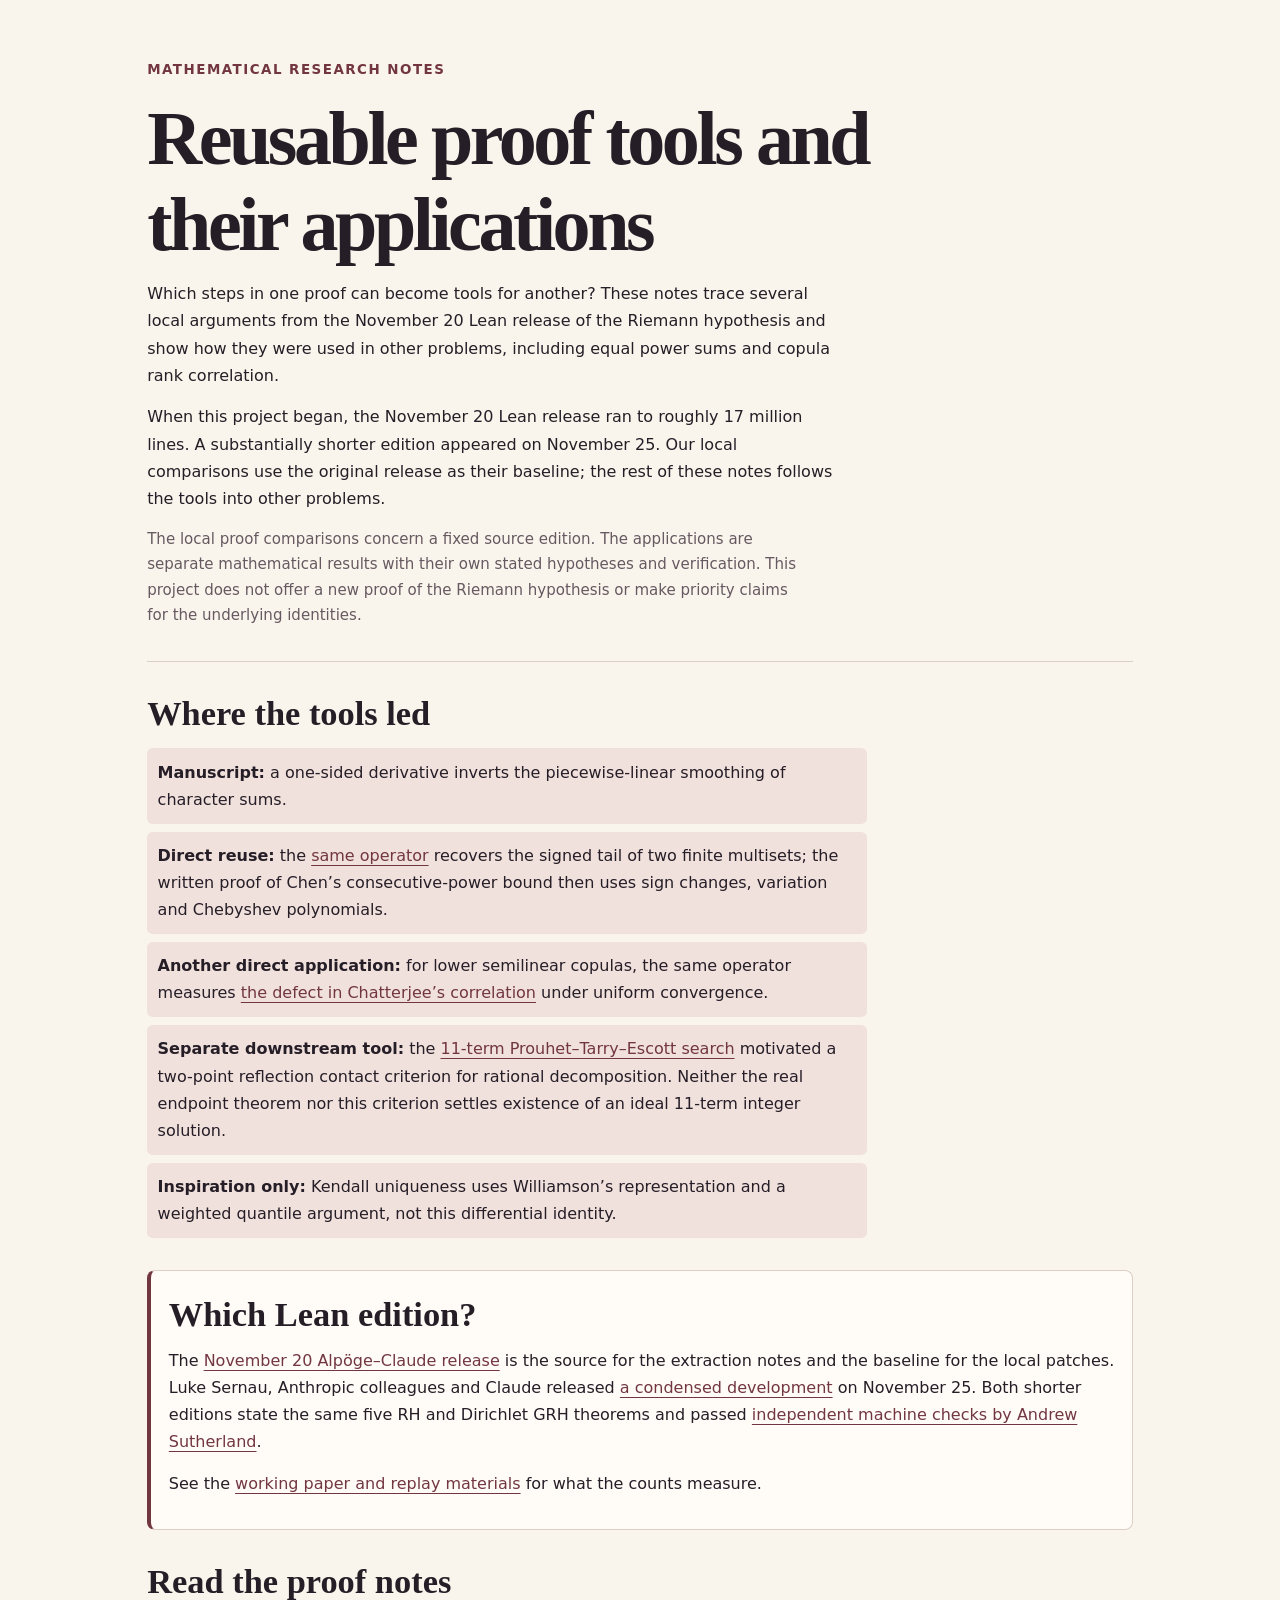
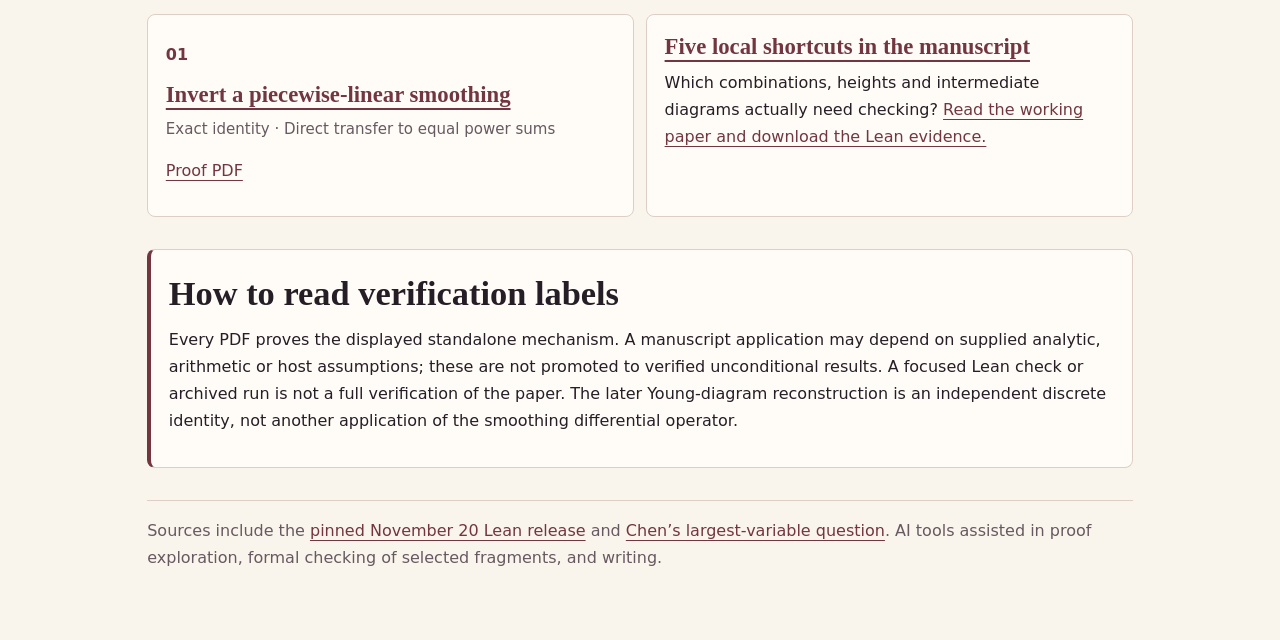
<file: index.html>
<!doctype html><html lang="en"><head><meta charset="utf-8"><meta name="viewport" content="width=device-width, initial-scale=1"><title>Reusable proof tools and their applications</title><link rel="stylesheet" href="style.css"></head><body><main class="wrap"><header><p class="eyebrow">Mathematical research notes</p><h1>Reusable proof tools and their applications</h1><p>Which steps in one proof can become tools for another? These notes trace several local arguments from the November 20 Lean release of the Riemann hypothesis and show how they were used in other problems, including equal power sums and copula rank correlation.</p><p>When this project began, the November 20 Lean release ran to roughly 17 million lines. A substantially shorter edition appeared on November 25. Our local comparisons use the original release as their baseline; the rest of these notes follows the tools into other problems.</p><p class="scope">The local proof comparisons concern a fixed source edition. The applications are separate mathematical results with their own stated hypotheses and verification. This project does not offer a new proof of the Riemann hypothesis or make priority claims for the underlying identities.</p></header>
<section aria-labelledby="transfer"><h2 id="transfer">Where the tools led</h2><ol class="flow"><li><strong>Manuscript:</strong> a one-sided derivative inverts the piecewise-linear smoothing of character sums.</li><li><strong>Direct reuse:</strong> the <a href="smoothed-sum-inversion/#chen">same operator</a> recovers the signed tail of two finite multisets; the written proof of Chen’s consecutive-power bound then uses sign changes, variation and Chebyshev polynomials.</li><li><strong>Another direct application:</strong> for lower semilinear copulas, the same operator measures <a href="chatterjee-connection/">the defect in Chatterjee’s correlation</a> under uniform convergence.</li><li><strong>Separate downstream tool:</strong> the <a href="eleven-term/">11-term Prouhet–Tarry–Escott search</a> motivated a two-point reflection contact criterion for rational decomposition. Neither the real endpoint theorem nor this criterion settles existence of an ideal 11-term integer solution.</li><li><strong>Inspiration only:</strong> Kendall uniqueness uses Williamson’s representation and a weighted quantile argument, not this differential identity.</li></ol></section>
<section class="panel" id="source-editions" aria-labelledby="source-editions-title"><h2 id="source-editions-title">Which Lean edition?</h2><p>The <a href="https://github.com/leanprover-community/riemann-hypothesis/tree/40e56bab026552e089d7afcfeff08d2defb9c005">November 20 Alpöge–Claude release</a> is the source for the extraction notes and the baseline for the local patches. Luke Sernau, Anthropic colleagues and Claude released <a href="https://github.com/lsernau/grh-lean/tree/72fead10">a condensed development</a> on November 25. Both shorter editions state the same five RH and Dirichlet GRH theorems and passed <a href="https://math.mit.edu/~drew/shortgrh/">independent machine checks by Andrew Sutherland</a>.</p><p>See the <a href="manuscript-shortcuts/#paper">working paper and replay materials</a> for what the counts measure.</p></section><section aria-labelledby="tools"><h2 id="tools">Read the proof notes</h2><div class="grid"><article class="card"><p class="number">01</p><h3><a href="smoothed-sum-inversion/">Invert a piecewise-linear smoothing</a></h3><p class="scope">Exact identity · Direct transfer to equal power sums</p><p><a href="files/smoothed-sum-inversion.pdf">Proof PDF</a></p></article><article class="card"><h3><a href="manuscript-shortcuts/">Five local shortcuts in the manuscript</a></h3><p>Which combinations, heights and intermediate diagrams actually need checking? <a href="manuscript-shortcuts/#paper">Read the working paper and download the Lean evidence.</a></p></article></div></section><section class="panel"><h2>How to read verification labels</h2><p>Every PDF proves the displayed standalone mechanism. A manuscript application may depend on supplied analytic, arithmetic or host assumptions; these are not promoted to verified unconditional results. A focused Lean check or archived run is not a full verification of the paper. The later Young-diagram reconstruction is an independent discrete identity, not another application of the smoothing differential operator.</p></section><footer>Sources include the <a href="https://github.com/leanprover-community/riemann-hypothesis/tree/40e56bab026552e089d7afcfeff08d2defb9c005">pinned November 20 Lean release</a> and <a href="https://arxiv.org/html/2506.11429v1#S5.SS2.SSS1">Chen’s largest-variable question</a>. AI tools assisted in proof exploration, formal checking of selected fragments, and writing.</footer></main></body></html>
</file>
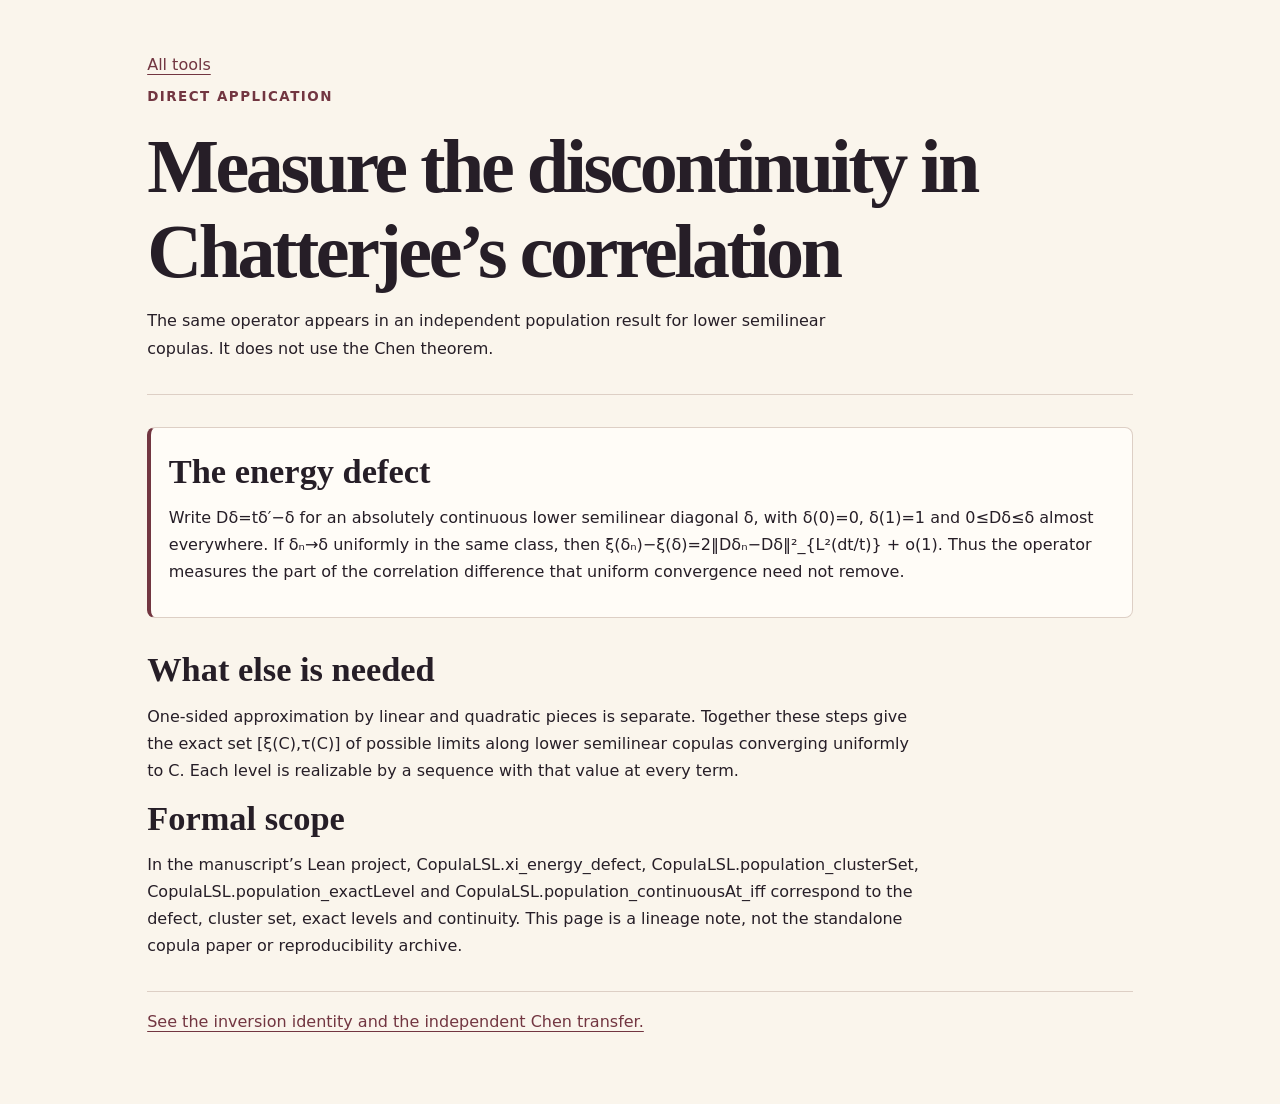
<file: chatterjee-connection/index.html>
<!doctype html><html lang="en"><head><meta charset="utf-8"><meta name="viewport" content="width=device-width, initial-scale=1"><title>Chatterjee correlation: a direct reuse</title><link rel="stylesheet" href="../style.css"></head><body><main class="wrap"><header><nav aria-label="Breadcrumb"><a href="../">All tools</a></nav><p class="eyebrow">Direct application</p><h1>Measure the discontinuity in Chatterjee’s correlation</h1><p>The same operator appears in an independent population result for lower semilinear copulas. It does not use the Chen theorem.</p></header><section class="panel"><h2>The energy defect</h2><p>Write Dδ=tδ′−δ for an absolutely continuous lower semilinear diagonal δ, with δ(0)=0, δ(1)=1 and 0≤Dδ≤δ almost everywhere. If δₙ→δ uniformly in the same class, then ξ(δₙ)−ξ(δ)=2‖Dδₙ−Dδ‖²_{L²(dt/t)} + o(1). Thus the operator measures the part of the correlation difference that uniform convergence need not remove.</p></section><section class="sectiontext"><h2>What else is needed</h2><p>One-sided approximation by linear and quadratic pieces is separate. Together these steps give the exact set [ξ(C),τ(C)] of possible limits along lower semilinear copulas converging uniformly to C. Each level is realizable by a sequence with that value at every term.</p><h2>Formal scope</h2><p>In the manuscript’s Lean project, CopulaLSL.xi_energy_defect, CopulaLSL.population_clusterSet, CopulaLSL.population_exactLevel and CopulaLSL.population_continuousAt_iff correspond to the defect, cluster set, exact levels and continuity. This page is a lineage note, not the standalone copula paper or reproducibility archive.</p></section><footer><a href="../smoothed-sum-inversion/">See the inversion identity and the independent Chen transfer.</a></footer></main></body></html>
</file>
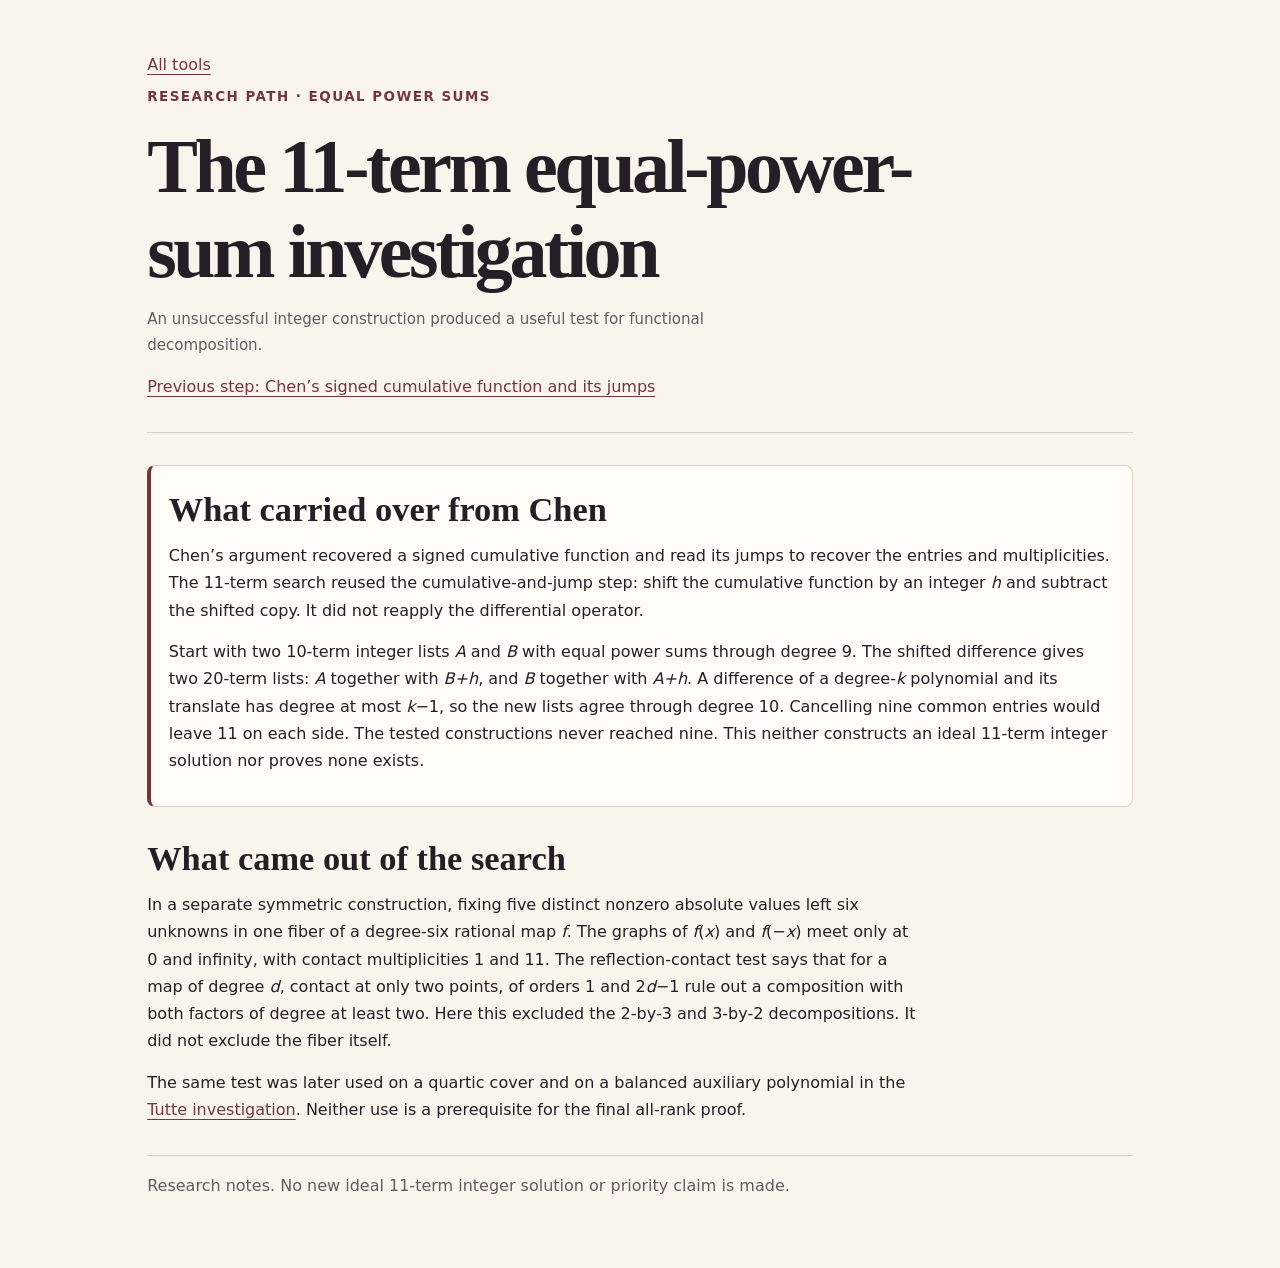
<file: eleven-term/index.html>
<!doctype html><html lang="en"><head><meta charset="utf-8"><meta name="viewport" content="width=device-width, initial-scale=1"><title>The 11-term equal-power-sum investigation</title><link rel="stylesheet" href="../style.css"></head><body><main class="wrap"><header><nav aria-label="Breadcrumb"><a href="../">All tools</a></nav><p class="eyebrow">Research path · Equal power sums</p><h1>The 11-term equal-power-sum investigation</h1><p class="scope">An unsuccessful integer construction produced a useful test for functional decomposition.</p><p><a href="../smoothed-sum-inversion/#chen">Previous step: Chen’s signed cumulative function and its jumps</a></p></header>
<section class="panel"><h2>What carried over from Chen</h2><p>Chen’s argument recovered a signed cumulative function and read its jumps to recover the entries and multiplicities. The 11-term search reused the cumulative-and-jump step: shift the cumulative function by an integer <i>h</i> and subtract the shifted copy. It did not reapply the differential operator.</p><p>Start with two 10-term integer lists <i>A</i> and <i>B</i> with equal power sums through degree 9. The shifted difference gives two 20-term lists: <i>A</i> together with <i>B+h</i>, and <i>B</i> together with <i>A+h</i>. A difference of a degree-<i>k</i> polynomial and its translate has degree at most <i>k</i>−1, so the new lists agree through degree 10. Cancelling nine common entries would leave 11 on each side. The tested constructions never reached nine. This neither constructs an ideal 11-term integer solution nor proves none exists.</p></section>
<section class="sectiontext"><h2>What came out of the search</h2><p>In a separate symmetric construction, fixing five distinct nonzero absolute values left six unknowns in one fiber of a degree-six rational map <i>f</i>. The graphs of <i>f</i>(<i>x</i>) and <i>f</i>(−<i>x</i>) meet only at 0 and infinity, with contact multiplicities 1 and 11. The reflection-contact test says that for a map of degree <i>d</i>, contact at only two points, of orders 1 and 2<i>d</i>−1 rule out a composition with both factors of degree at least two. Here this excluded the 2-by-3 and 3-by-2 decompositions. It did not exclude the fiber itself.</p><p>The same test was later used on a quartic cover and on a balanced auxiliary polynomial in the <a href="https://hys-ops.github.io/uniform-matroid-tutte-galois/#research-path">Tutte investigation</a>. Neither use is a prerequisite for the final all-rank proof.</p></section><footer>Research notes. No new ideal 11-term integer solution or priority claim is made.</footer></main></body></html>
</file>
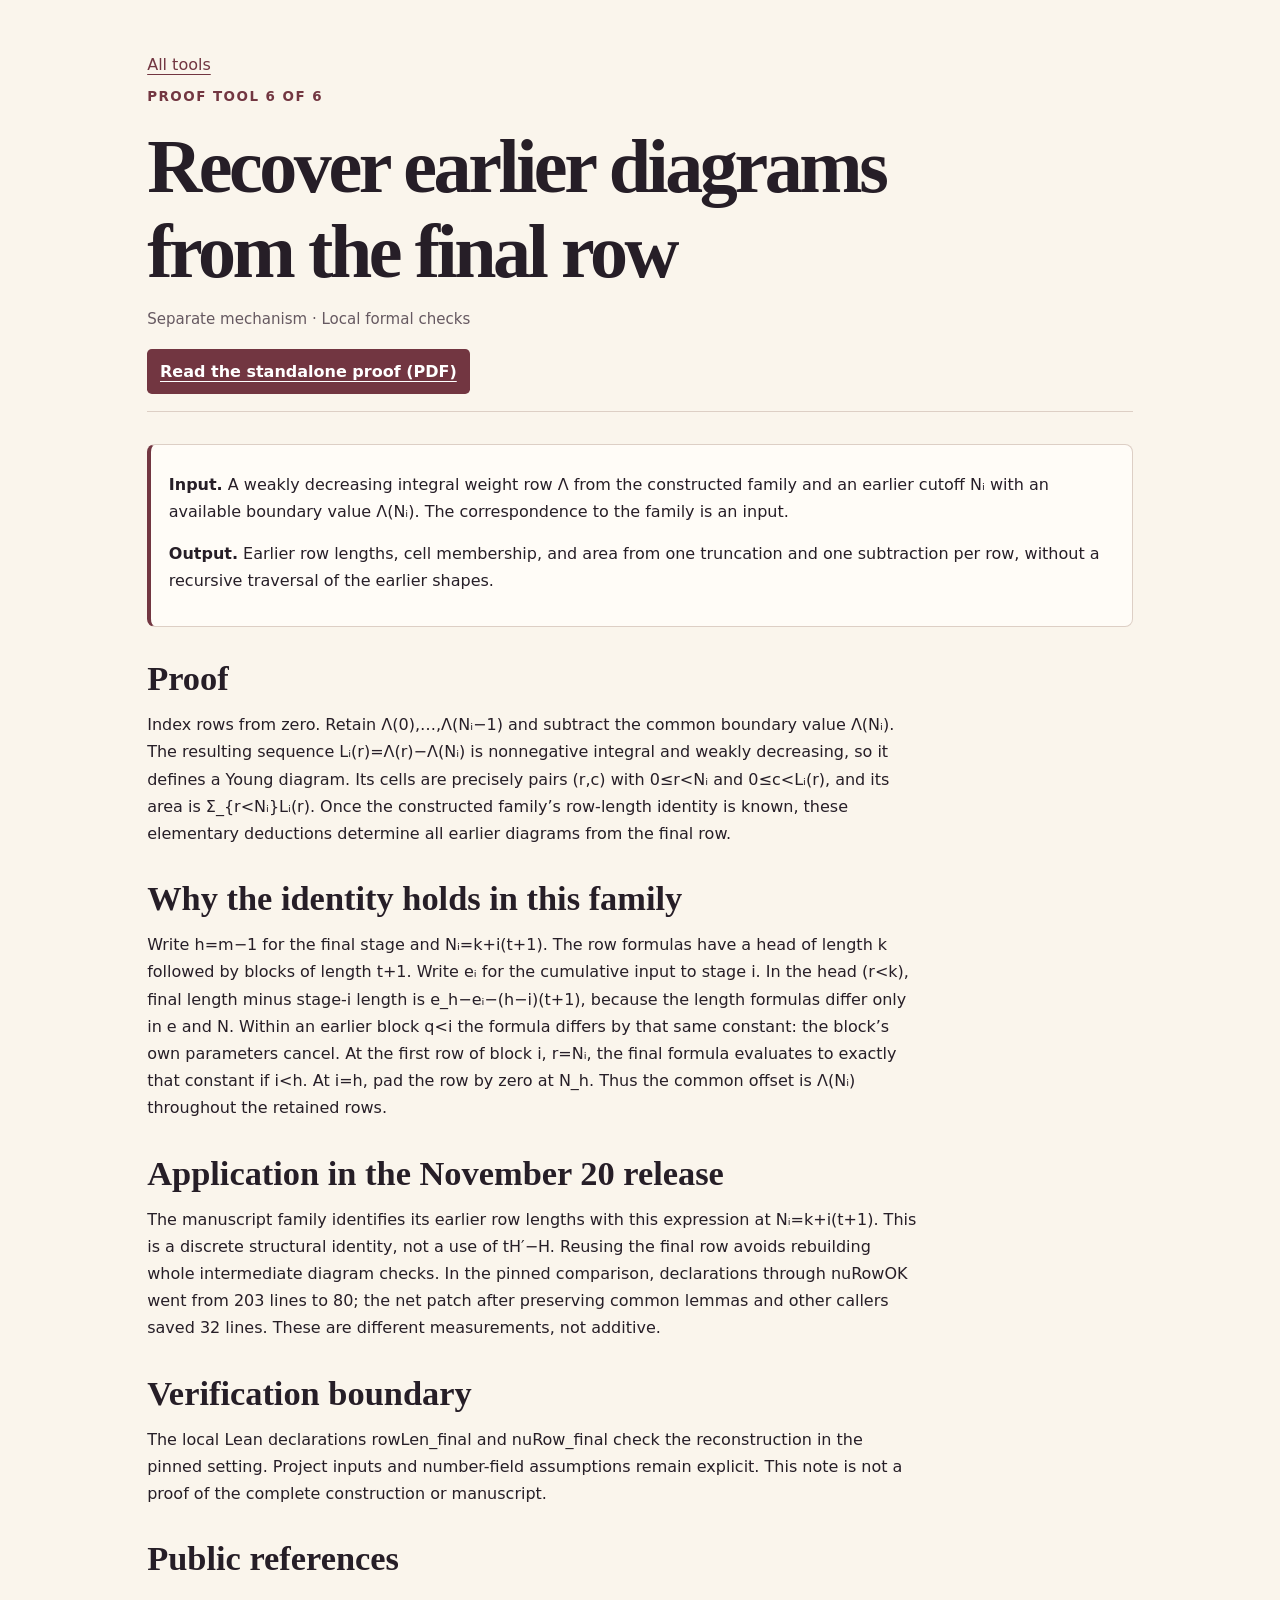
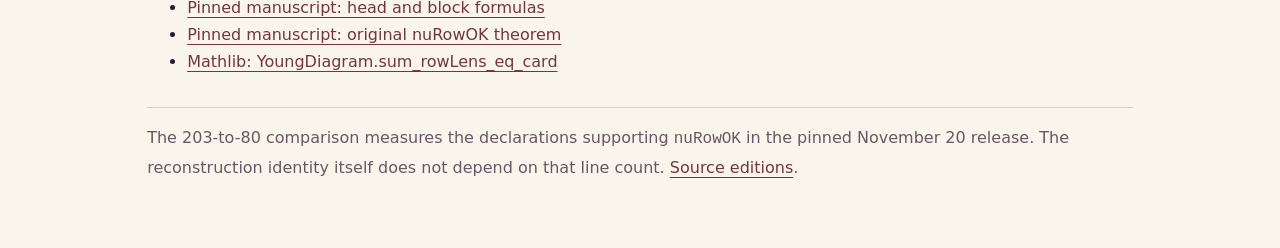
<file: final-row-reconstruction/index.html>
<!doctype html><html lang="en"><head><meta charset="utf-8"><meta name="viewport" content="width=device-width, initial-scale=1"><title>Recover earlier diagrams from the final row</title><link rel="stylesheet" href="../style.css"></head><body><main class="wrap"><header><nav aria-label="Breadcrumb"><a href="../">All tools</a></nav><p class="eyebrow">Proof tool 6 of 6</p><h1>Recover earlier diagrams from the final row</h1><p class="scope">Separate mechanism · Local formal checks</p><p class="cta"><a class="button" href="../files/final-row-reconstruction.pdf">Read the standalone proof (PDF)</a></p></header><section class="panel" aria-label="Input and output"><p><strong>Input.</strong> A weakly decreasing integral weight row Λ from the constructed family and an earlier cutoff Nᵢ with an available boundary value Λ(Nᵢ). The correspondence to the family is an input.</p><p><strong>Output.</strong> Earlier row lengths, cell membership, and area from one truncation and one subtraction per row, without a recursive traversal of the earlier shapes.</p></section><section class="sectiontext"><h2>Proof</h2><p>Index rows from zero. Retain Λ(0),…,Λ(Nᵢ−1) and subtract the common boundary value Λ(Nᵢ). The resulting sequence Lᵢ(r)=Λ(r)−Λ(Nᵢ) is nonnegative integral and weakly decreasing, so it defines a Young diagram. Its cells are precisely pairs (r,c) with 0≤r&lt;Nᵢ and 0≤c&lt;Lᵢ(r), and its area is Σ_{r&lt;Nᵢ}Lᵢ(r). Once the constructed family’s row-length identity is known, these elementary deductions determine all earlier diagrams from the final row.</p></section><section class="sectiontext"><h2>Why the identity holds in this family</h2><p>Write h=m−1 for the final stage and Nᵢ=k+i(t+1). The row formulas have a head of length k followed by blocks of length t+1. Write eᵢ for the cumulative input to stage i. In the head (r&lt;k), final length minus stage-i length is e_h−eᵢ−(h−i)(t+1), because the length formulas differ only in e and N. Within an earlier block q&lt;i the formula differs by that same constant: the block’s own parameters cancel. At the first row of block i, r=Nᵢ, the final formula evaluates to exactly that constant if i&lt;h. At i=h, pad the row by zero at N_h. Thus the common offset is Λ(Nᵢ) throughout the retained rows.</p></section><section class="sectiontext"><h2>Application in the November 20 release</h2><p>The manuscript family identifies its earlier row lengths with this expression at Nᵢ=k+i(t+1). This is a discrete structural identity, not a use of tH′−H. Reusing the final row avoids rebuilding whole intermediate diagram checks. In the pinned comparison, declarations through nuRowOK went from 203 lines to 80; the net patch after preserving common lemmas and other callers saved 32 lines. These are different measurements, not additive.</p></section><section class="sectiontext"><h2>Verification boundary</h2><p>The local Lean declarations rowLen_final and nuRow_final check the reconstruction in the pinned setting. Project inputs and number-field assumptions remain explicit. This note is not a proof of the complete construction or manuscript.</p></section><section class="source-list"><h2>Public references</h2><ul><li><a href="https://github.com/leanprover-community/riemann-hypothesis/blob/40e56bab026552e089d7afcfeff08d2defb9c005/src/Formalism/LocalRingCardinality/CoeNeZeroOfNotMem.lean#L11-L22">Pinned manuscript: head and block formulas</a></li><li><a href="https://github.com/leanprover-community/riemann-hypothesis/blob/40e56bab026552e089d7afcfeff08d2defb9c005/src/Formalism/LocalRingCardinality/CoeNeZeroOfNotMem.lean#L184-L205">Pinned manuscript: original nuRowOK theorem</a></li><li><a href="https://leanprover-community.github.io/mathlib4_docs/Mathlib/Combinatorics/Young/YoungDiagram.html#YoungDiagram.sum_rowLens_eq_card">Mathlib: YoungDiagram.sum_rowLens_eq_card</a></li></ul></section><footer>The 203-to-80 comparison measures the declarations supporting <code>nuRowOK</code> in the pinned November 20 release. The reconstruction identity itself does not depend on that line count. <a href="../#source-editions">Source editions</a>.</footer></main></body></html>
</file>
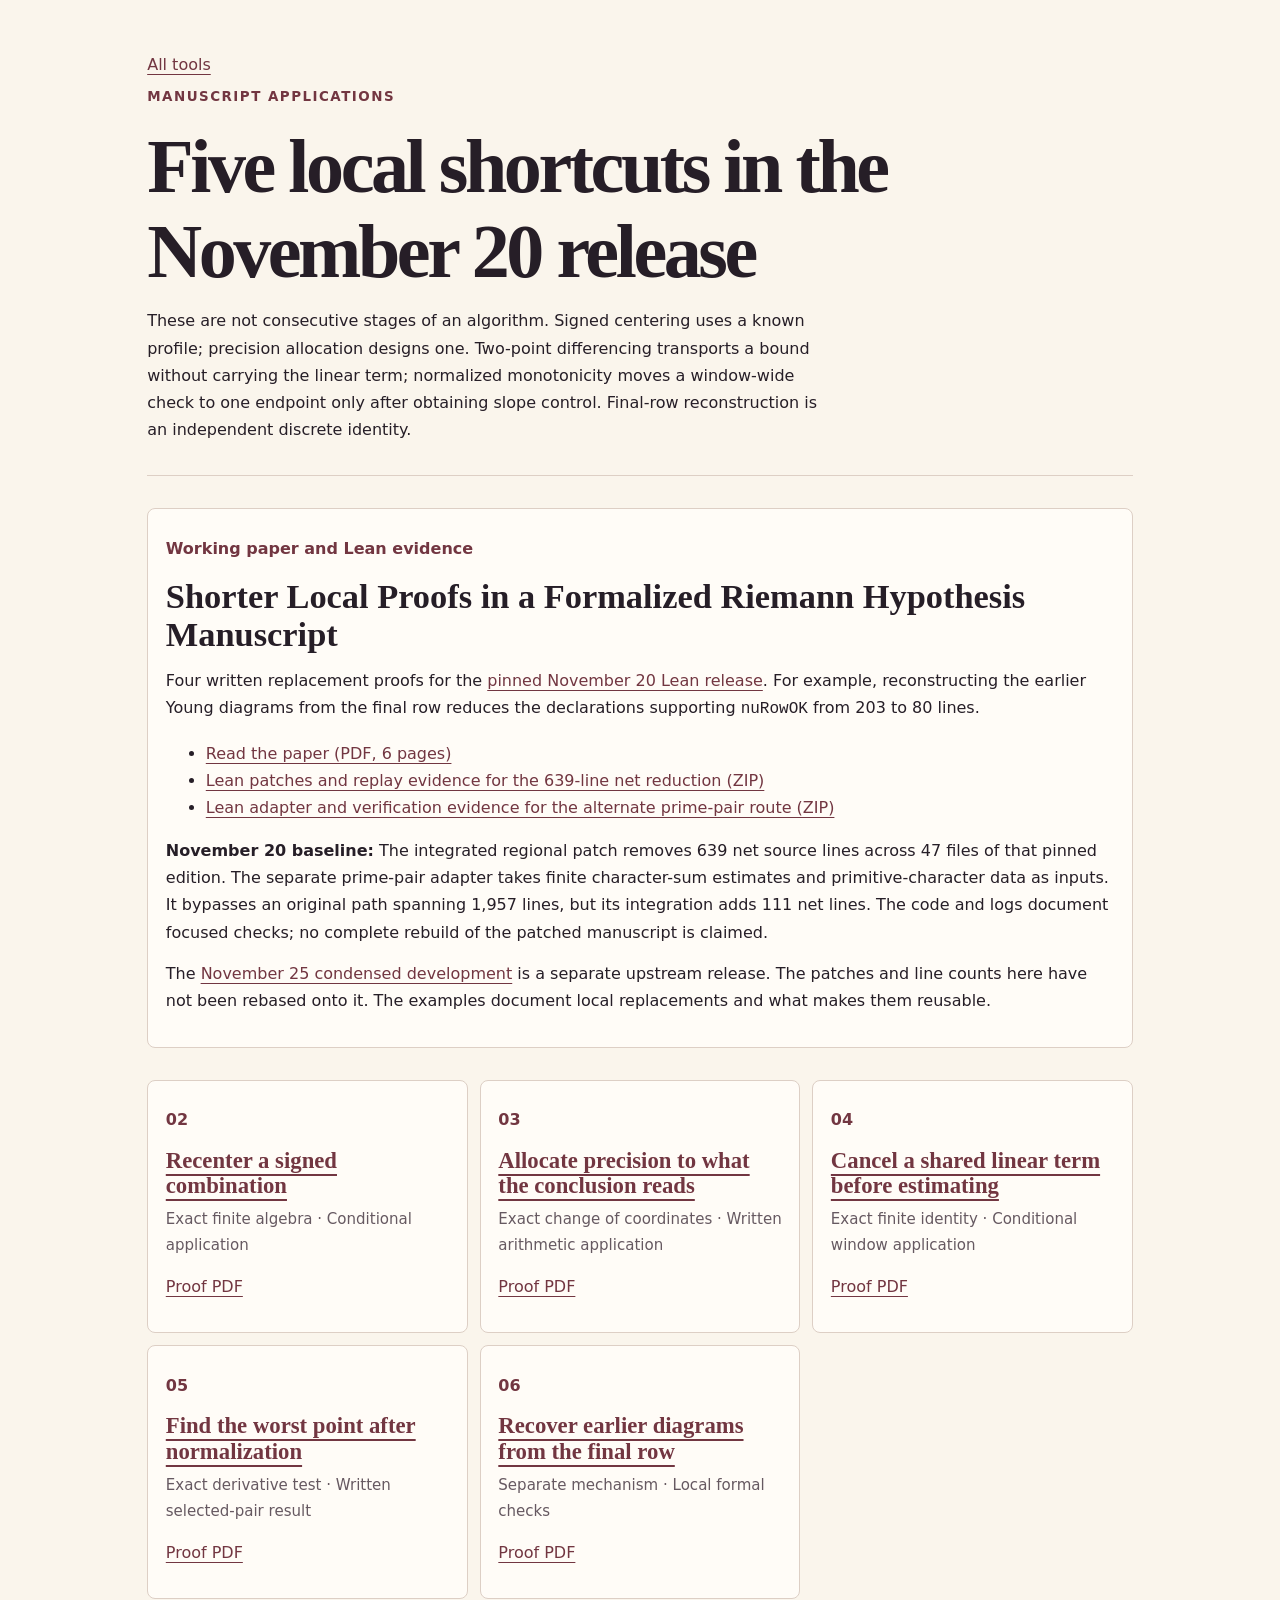
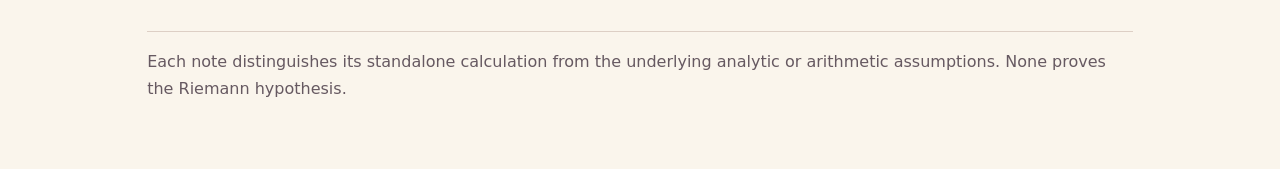
<file: manuscript-shortcuts/index.html>
<!doctype html><html lang="en"><head><meta charset="utf-8"><meta name="viewport" content="width=device-width, initial-scale=1"><title>Five local shortcuts in the November 20 Lean release</title><link rel="stylesheet" href="../style.css"></head><body><main class="wrap"><header><nav aria-label="Breadcrumb"><a href="../">All tools</a></nav><p class="eyebrow">Manuscript applications</p><h1>Five local shortcuts in the November 20 release</h1><p>These are not consecutive stages of an algorithm. Signed centering uses a known profile; precision allocation designs one. Two-point differencing transports a bound without carrying the linear term; normalized monotonicity moves a window-wide check to one endpoint only after obtaining slope control. Final-row reconstruction is an independent discrete identity.</p></header><section class="card" id="paper" aria-labelledby="paper-title"><p class="number">Working paper and Lean evidence</p><h2 id="paper-title">Shorter Local Proofs in a Formalized Riemann Hypothesis Manuscript</h2><p>Four written replacement proofs for the <a href="https://github.com/leanprover-community/riemann-hypothesis/tree/40e56bab026552e089d7afcfeff08d2defb9c005">pinned November 20 Lean release</a>. For example, reconstructing the earlier Young diagrams from the final row reduces the declarations supporting <code>nuRowOK</code> from 203 to 80 lines.</p><ul><li><a href="../files/riemann-shortening-paper.pdf">Read the paper (PDF, 6 pages)</a></li><li><a href="../files/riemann-regional-lean-reproducibility.zip">Lean patches and replay evidence for the 639-line net reduction (ZIP)</a></li><li><a href="../files/riemann-primitive-selector-lean-reproducibility.zip">Lean adapter and verification evidence for the alternate prime-pair route (ZIP)</a></li></ul><p><strong>November 20 baseline:</strong> The integrated regional patch removes 639 net source lines across 47 files of that pinned edition. The separate prime-pair adapter takes finite character-sum estimates and primitive-character data as inputs. It bypasses an original path spanning 1,957 lines, but its integration adds 111 net lines. The code and logs document focused checks; no complete rebuild of the patched manuscript is claimed.</p><p>The <a href="../#source-editions">November 25 condensed development</a> is a separate upstream release. The patches and line counts here have not been rebased onto it. The examples document local replacements and what makes them reusable.</p></section><section class="grid" aria-label="Five shortcut details"><article class="card"><p class="number">02</p><h3><a href="../signed-centering/">Recenter a signed combination</a></h3><p class="scope">Exact finite algebra · Conditional application</p><p><a href="../files/signed-centering.pdf">Proof PDF</a></p></article><article class="card"><p class="number">03</p><h3><a href="../precision-allocation/">Allocate precision to what the conclusion reads</a></h3><p class="scope">Exact change of coordinates · Written arithmetic application</p><p><a href="../files/precision-allocation.pdf">Proof PDF</a></p></article><article class="card"><p class="number">04</p><h3><a href="../two-point-difference/">Cancel a shared linear term before estimating</a></h3><p class="scope">Exact finite identity · Conditional window application</p><p><a href="../files/two-point-difference.pdf">Proof PDF</a></p></article><article class="card"><p class="number">05</p><h3><a href="../worst-point-monotonicity/">Find the worst point after normalization</a></h3><p class="scope">Exact derivative test · Written selected-pair result</p><p><a href="../files/worst-point-monotonicity.pdf">Proof PDF</a></p></article><article class="card"><p class="number">06</p><h3><a href="../final-row-reconstruction/">Recover earlier diagrams from the final row</a></h3><p class="scope">Separate mechanism · Local formal checks</p><p><a href="../files/final-row-reconstruction.pdf">Proof PDF</a></p></article></section><footer>Each note distinguishes its standalone calculation from the underlying analytic or arithmetic assumptions. None proves the Riemann hypothesis.</footer></main></body></html>
</file>
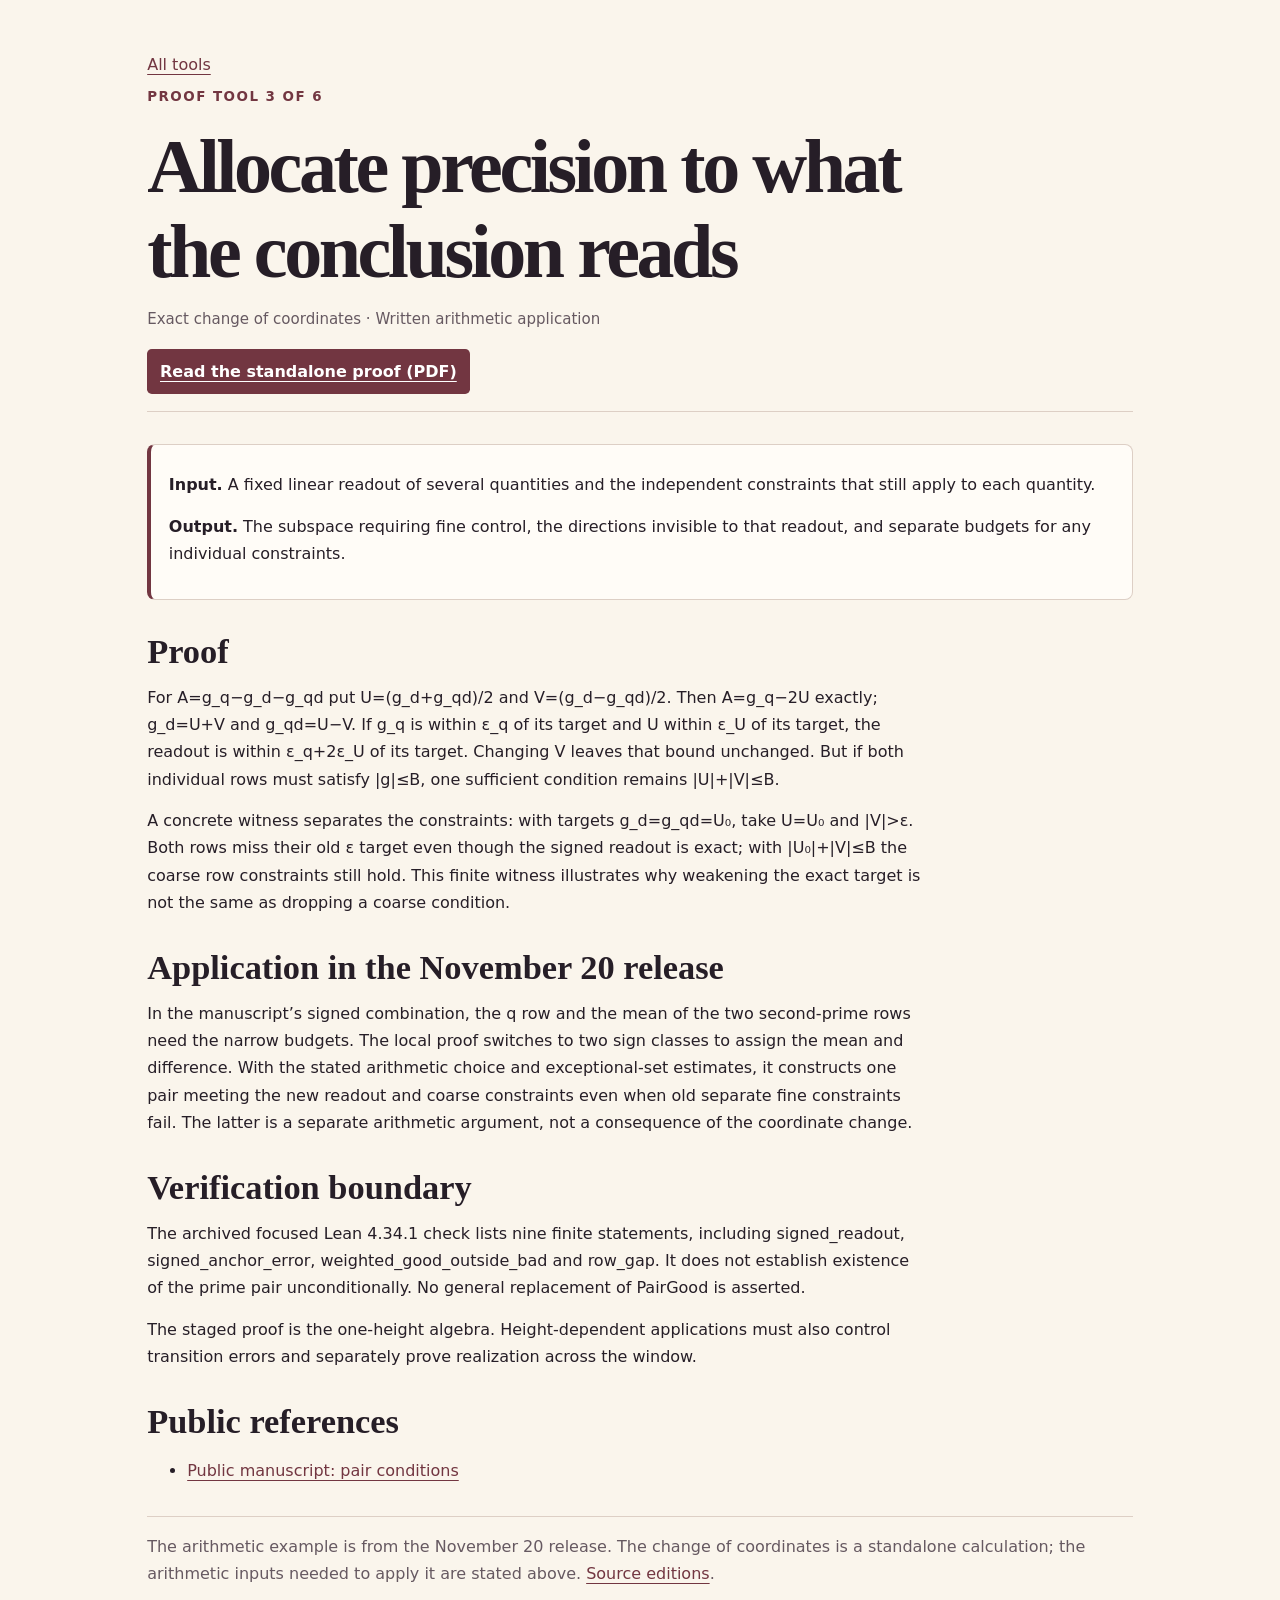
<file: precision-allocation/index.html>
<!doctype html><html lang="en"><head><meta charset="utf-8"><meta name="viewport" content="width=device-width, initial-scale=1"><title>Allocate precision to what the conclusion reads</title><link rel="stylesheet" href="../style.css"></head><body><main class="wrap"><header><nav aria-label="Breadcrumb"><a href="../">All tools</a></nav><p class="eyebrow">Proof tool 3 of 6</p><h1>Allocate precision to what the conclusion reads</h1><p class="scope">Exact change of coordinates · Written arithmetic application</p><p class="cta"><a class="button" href="../files/precision-allocation.pdf">Read the standalone proof (PDF)</a></p></header><section class="panel" aria-label="Input and output"><p><strong>Input.</strong> A fixed linear readout of several quantities and the independent constraints that still apply to each quantity.</p><p><strong>Output.</strong> The subspace requiring fine control, the directions invisible to that readout, and separate budgets for any individual constraints.</p></section><section class="sectiontext"><h2>Proof</h2><p>For A=g_q−g_d−g_qd put U=(g_d+g_qd)/2 and V=(g_d−g_qd)/2. Then A=g_q−2U exactly; g_d=U+V and g_qd=U−V. If g_q is within ε_q of its target and U within ε_U of its target, the readout is within ε_q+2ε_U of its target. Changing V leaves that bound unchanged. But if both individual rows must satisfy |g|≤B, one sufficient condition remains |U|+|V|≤B.</p><p>A concrete witness separates the constraints: with targets g_d=g_qd=U₀, take U=U₀ and |V|&gt;ε. Both rows miss their old ε target even though the signed readout is exact; with |U₀|+|V|≤B the coarse row constraints still hold. This finite witness illustrates why weakening the exact target is not the same as dropping a coarse condition.</p></section><section class="sectiontext"><h2>Application in the November 20 release</h2><p>In the manuscript’s signed combination, the q row and the mean of the two second-prime rows need the narrow budgets. The local proof switches to two sign classes to assign the mean and difference. With the stated arithmetic choice and exceptional-set estimates, it constructs one pair meeting the new readout and coarse constraints even when old separate fine constraints fail. The latter is a separate arithmetic argument, not a consequence of the coordinate change.</p></section><section class="sectiontext"><h2>Verification boundary</h2><p>The archived focused Lean 4.34.1 check lists nine finite statements, including signed_readout, signed_anchor_error, weighted_good_outside_bad and row_gap. It does not establish existence of the prime pair unconditionally. No general replacement of PairGood is asserted.</p><p>The staged proof is the one-height algebra. Height-dependent applications must also control transition errors and separately prove realization across the window.</p></section><section class="source-list"><h2>Public references</h2><ul><li><a href="https://github.com/leanprover-community/riemann-hypothesis/blob/40e56bab026552e089d7afcfeff08d2defb9c005/src/Development/AutomorphicArithmetic/CharacterBoxes/PairGood.lean#L18">Public manuscript: pair conditions</a></li></ul></section><footer>The arithmetic example is from the November 20 release. The change of coordinates is a standalone calculation; the arithmetic inputs needed to apply it are stated above. <a href="../#source-editions">Source editions</a>.</footer></main></body></html>
</file>
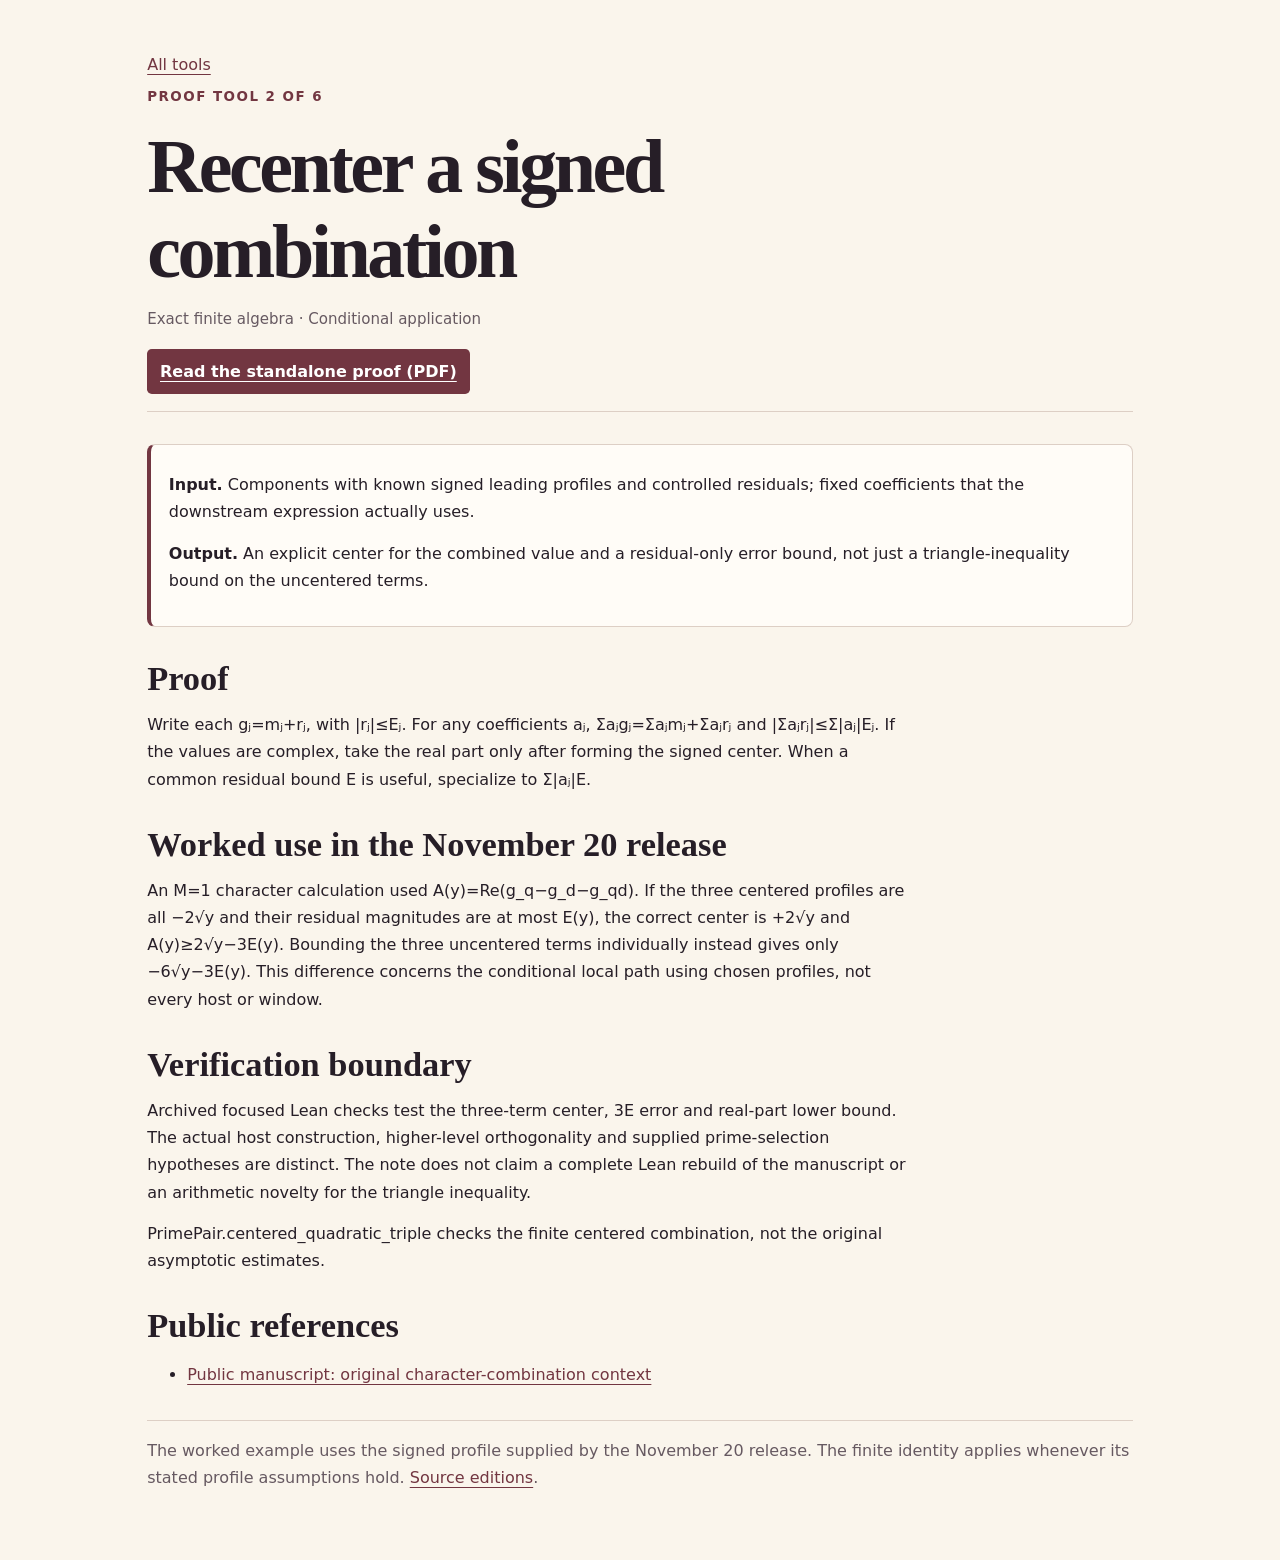
<file: signed-centering/index.html>
<!doctype html><html lang="en"><head><meta charset="utf-8"><meta name="viewport" content="width=device-width, initial-scale=1"><title>Recenter a signed combination</title><link rel="stylesheet" href="../style.css"></head><body><main class="wrap"><header><nav aria-label="Breadcrumb"><a href="../">All tools</a></nav><p class="eyebrow">Proof tool 2 of 6</p><h1>Recenter a signed combination</h1><p class="scope">Exact finite algebra · Conditional application</p><p class="cta"><a class="button" href="../files/signed-centering.pdf">Read the standalone proof (PDF)</a></p></header><section class="panel" aria-label="Input and output"><p><strong>Input.</strong> Components with known signed leading profiles and controlled residuals; fixed coefficients that the downstream expression actually uses.</p><p><strong>Output.</strong> An explicit center for the combined value and a residual-only error bound, not just a triangle-inequality bound on the uncentered terms.</p></section><section class="sectiontext"><h2>Proof</h2><p>Write each gⱼ=mⱼ+rⱼ, with |rⱼ|≤Eⱼ. For any coefficients aⱼ, Σaⱼgⱼ=Σaⱼmⱼ+Σaⱼrⱼ and |Σaⱼrⱼ|≤Σ|aⱼ|Eⱼ. If the values are complex, take the real part only after forming the signed center. When a common residual bound E is useful, specialize to Σ|aⱼ|E.</p></section><section class="sectiontext"><h2>Worked use in the November 20 release</h2><p>An M=1 character calculation used A(y)=Re(g_q−g_d−g_qd). If the three centered profiles are all −2√y and their residual magnitudes are at most E(y), the correct center is +2√y and A(y)≥2√y−3E(y). Bounding the three uncentered terms individually instead gives only −6√y−3E(y). This difference concerns the conditional local path using chosen profiles, not every host or window.</p></section><section class="sectiontext"><h2>Verification boundary</h2><p>Archived focused Lean checks test the three-term center, 3E error and real-part lower bound. The actual host construction, higher-level orthogonality and supplied prime-selection hypotheses are distinct. The note does not claim a complete Lean rebuild of the manuscript or an arithmetic novelty for the triangle inequality.</p><p>PrimePair.centered_quadratic_triple checks the finite centered combination, not the original asymptotic estimates.</p></section><section class="source-list"><h2>Public references</h2><ul><li><a href="https://github.com/leanprover-community/riemann-hypothesis/blob/40e56bab026552e089d7afcfeff08d2defb9c005/src/Development/AutomorphicArithmetic/DedekindLFunctions/LandauTheorems/ChCore.lean">Public manuscript: original character-combination context</a></li></ul></section><footer>The worked example uses the signed profile supplied by the November 20 release. The finite identity applies whenever its stated profile assumptions hold. <a href="../#source-editions">Source editions</a>.</footer></main></body></html>
</file>
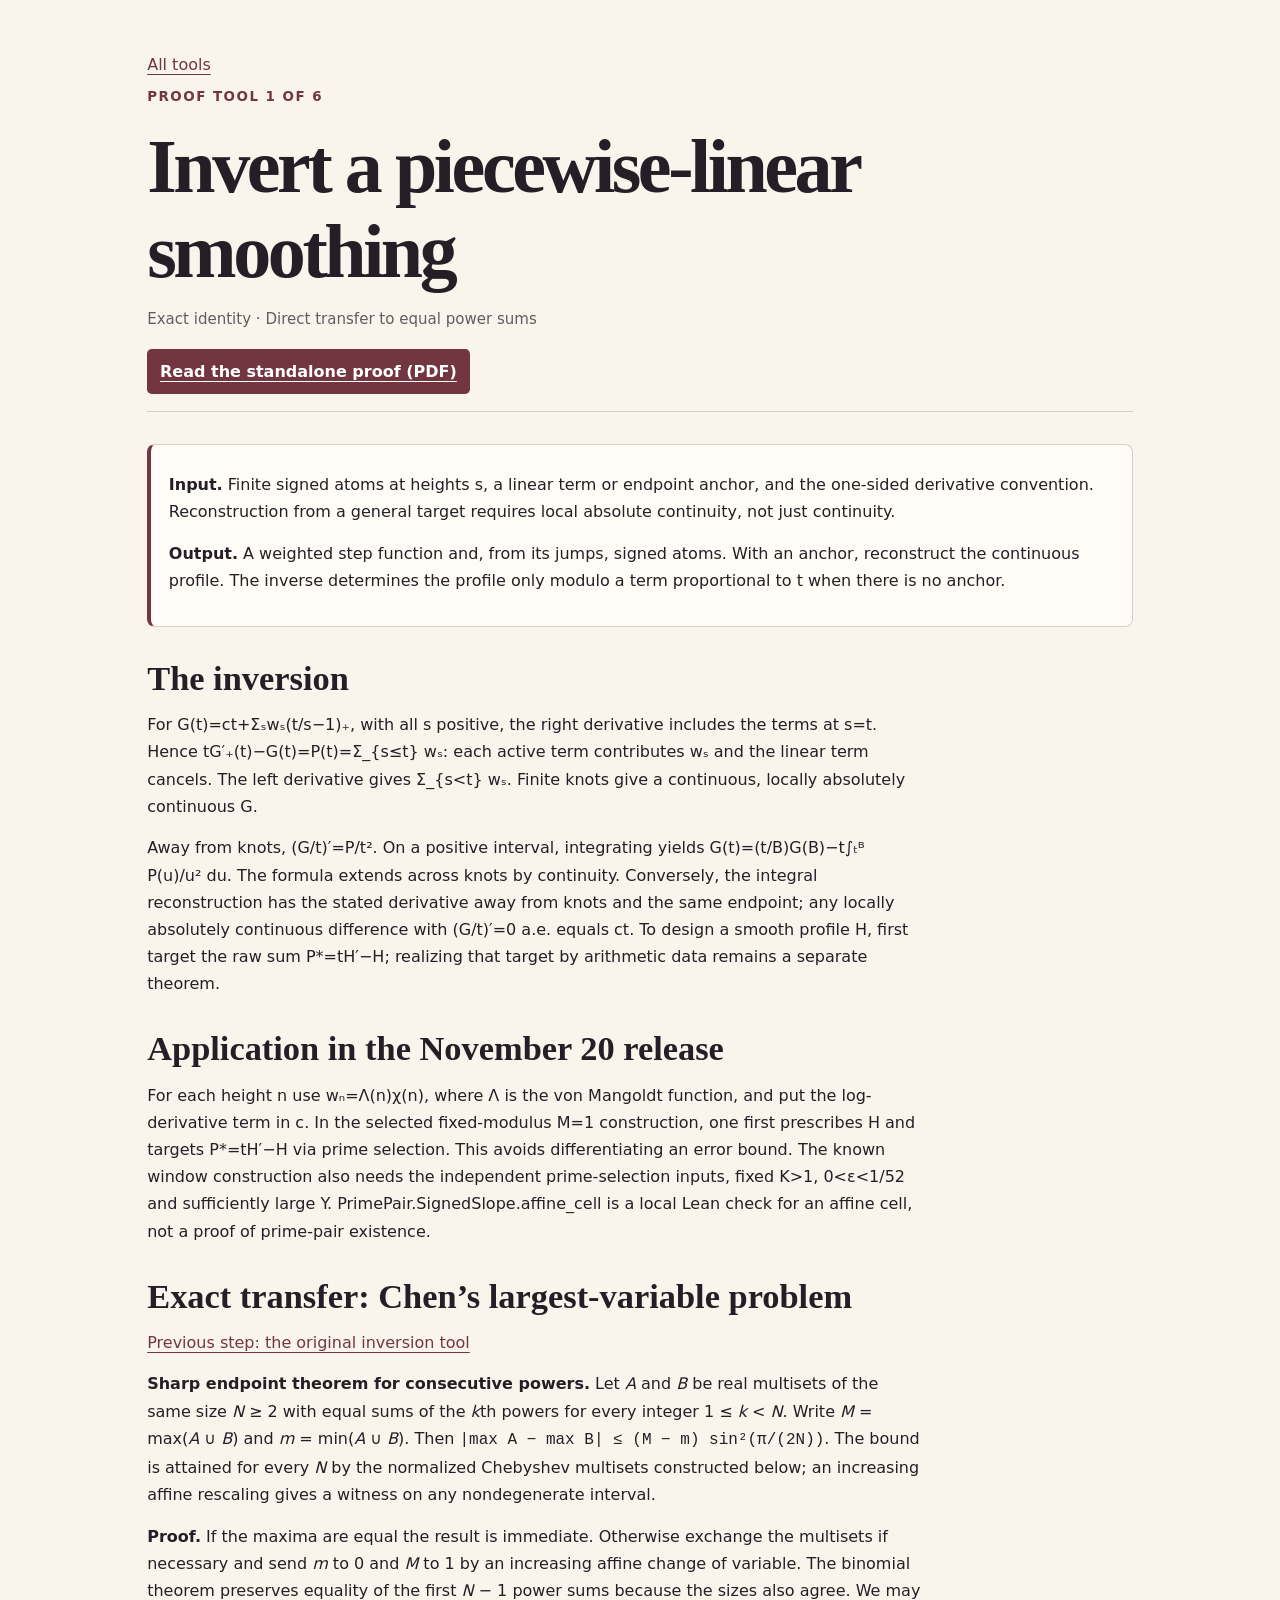
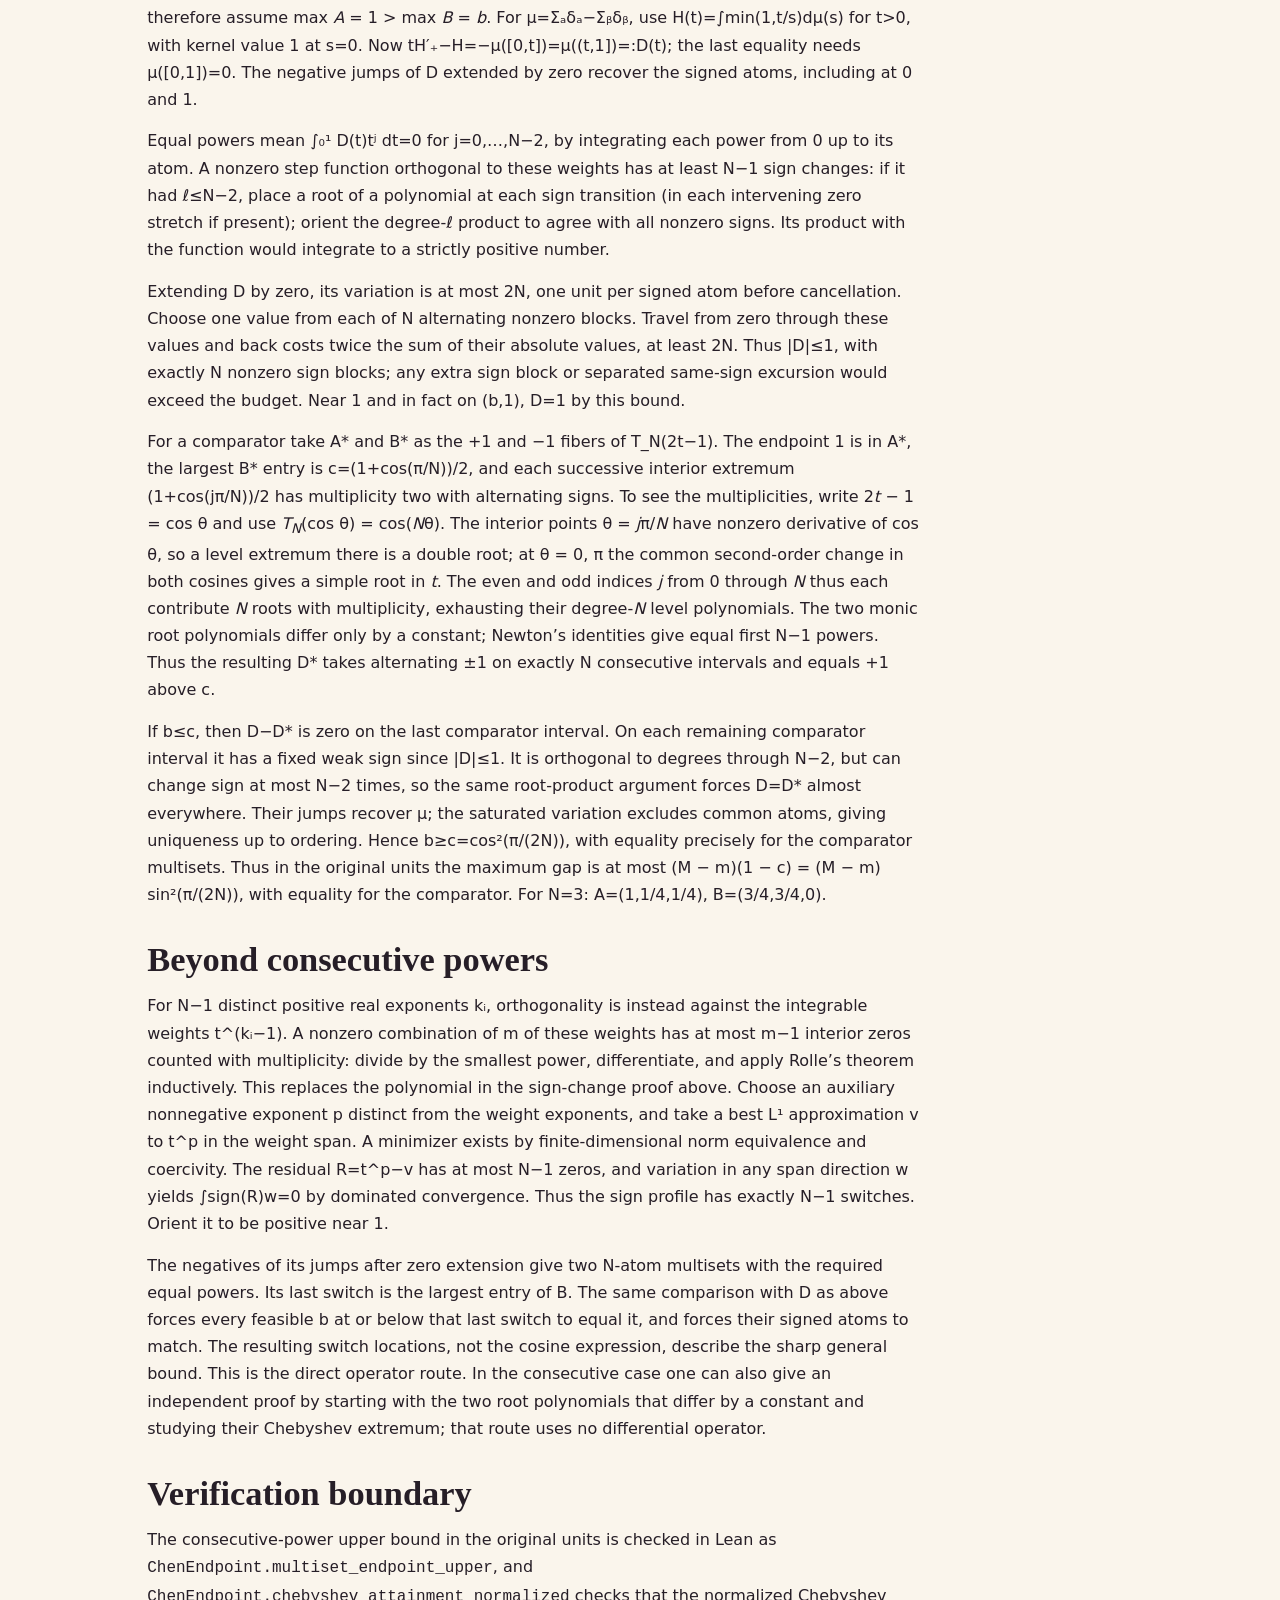
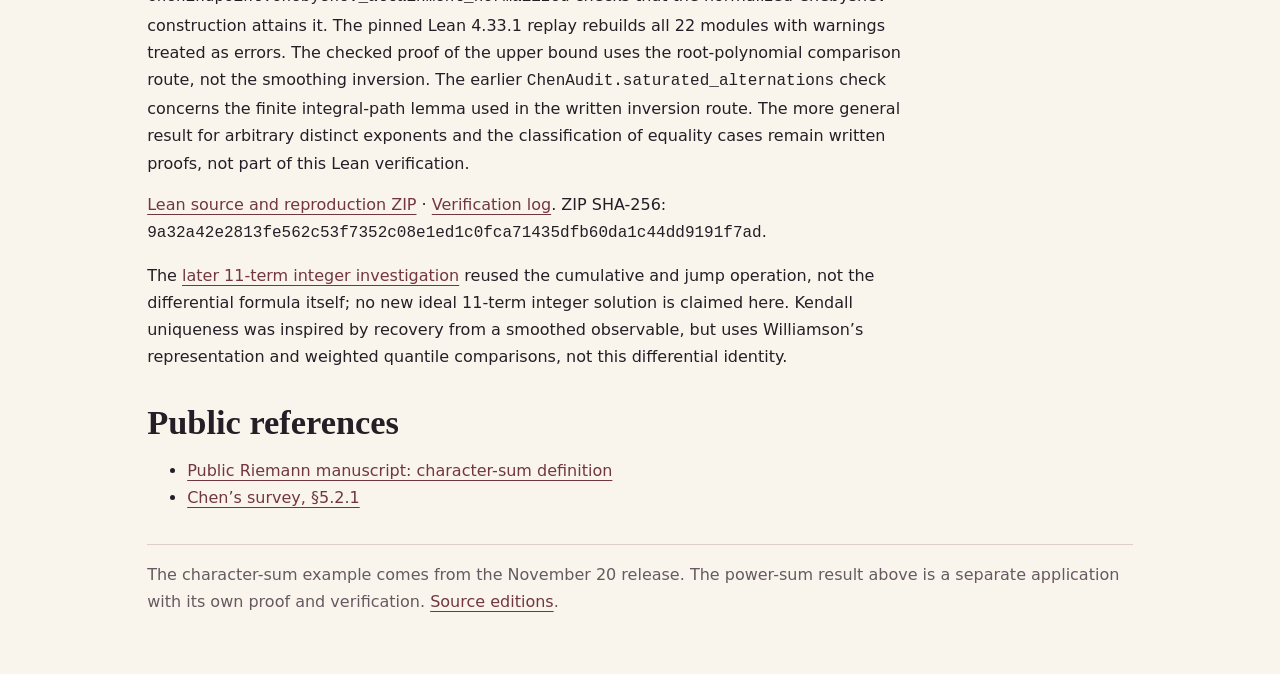
<file: smoothed-sum-inversion/index.html>
<!doctype html><html lang="en"><head><meta charset="utf-8"><meta name="viewport" content="width=device-width, initial-scale=1"><title>Invert a piecewise-linear smoothing</title><link rel="stylesheet" href="../style.css"></head><body><main class="wrap"><header><nav aria-label="Breadcrumb"><a href="../">All tools</a></nav><p class="eyebrow">Proof tool 1 of 6</p><h1>Invert a piecewise-linear smoothing</h1><p class="scope">Exact identity · Direct transfer to equal power sums</p><p class="cta"><a class="button" href="../files/smoothed-sum-inversion.pdf">Read the standalone proof (PDF)</a></p></header><section class="panel" aria-label="Input and output"><p><strong>Input.</strong> Finite signed atoms at heights s, a linear term or endpoint anchor, and the one-sided derivative convention. Reconstruction from a general target requires local absolute continuity, not just continuity.</p><p><strong>Output.</strong> A weighted step function and, from its jumps, signed atoms. With an anchor, reconstruct the continuous profile. The inverse determines the profile only modulo a term proportional to t when there is no anchor.</p></section><section id="inversion" class="sectiontext"><h2>The inversion</h2><p>For G(t)=ct+Σₛwₛ(t/s−1)₊, with all s positive, the right derivative includes the terms at s=t. Hence tG′₊(t)−G(t)=P(t)=Σ_{s≤t} wₛ: each active term contributes wₛ and the linear term cancels. The left derivative gives Σ_{s&lt;t} wₛ. Finite knots give a continuous, locally absolutely continuous G.</p><p>Away from knots, (G/t)′=P/t². On a positive interval, integrating yields G(t)=(t/B)G(B)−t∫ₜᴮ P(u)/u² du. The formula extends across knots by continuity. Conversely, the integral reconstruction has the stated derivative away from knots and the same endpoint; any locally absolutely continuous difference with (G/t)′=0 a.e. equals ct. To design a smooth profile H, first target the raw sum P*=tH′−H; realizing that target by arithmetic data remains a separate theorem.</p></section><section class="sectiontext"><h2>Application in the November 20 release</h2><p>For each height n use wₙ=Λ(n)χ(n), where Λ is the von Mangoldt function, and put the log-derivative term in c. In the selected fixed-modulus M=1 construction, one first prescribes H and targets P*=tH′−H via prime selection. This avoids differentiating an error bound. The known window construction also needs the independent prime-selection inputs, fixed K&gt;1, 0&lt;ε&lt;1/52 and sufficiently large Y. PrimePair.SignedSlope.affine_cell is a local Lean check for an affine cell, not a proof of prime-pair existence.</p></section><section id="chen" class="sectiontext"><h2>Exact transfer: Chen’s largest-variable problem</h2><p><a href="#inversion">Previous step: the original inversion tool</a></p><p><strong>Sharp endpoint theorem for consecutive powers.</strong> Let <i>A</i> and <i>B</i> be real multisets of the same size <i>N</i> ≥ 2 with equal sums of the <i>k</i>th powers for every integer 1 ≤ <i>k</i> &lt; <i>N</i>. Write <i>M</i> = max(<i>A</i> ∪ <i>B</i>) and <i>m</i> = min(<i>A</i> ∪ <i>B</i>). Then <code>|max A − max B| ≤ (M − m) sin²(π/(2N))</code>. The bound is attained for every <i>N</i> by the normalized Chebyshev multisets constructed below; an increasing affine rescaling gives a witness on any nondegenerate interval.</p><p><strong>Proof.</strong> If the maxima are equal the result is immediate. Otherwise exchange the multisets if necessary and send <i>m</i> to 0 and <i>M</i> to 1 by an increasing affine change of variable. The binomial theorem preserves equality of the first <i>N</i> − 1 power sums because the sizes also agree. We may therefore assume max <i>A</i> = 1 &gt; max <i>B</i> = <i>b</i>. For μ=Σₐδₐ−Σᵦδᵦ, use H(t)=∫min(1,t/s)dμ(s) for t&gt;0, with kernel value 1 at s=0. Now tH′₊−H=−μ([0,t])=μ((t,1])=:D(t); the last equality needs μ([0,1])=0. The negative jumps of D extended by zero recover the signed atoms, including at 0 and 1.</p><p>Equal powers mean ∫₀¹ D(t)tʲ dt=0 for j=0,…,N−2, by integrating each power from 0 up to its atom. A nonzero step function orthogonal to these weights has at least N−1 sign changes: if it had ℓ≤N−2, place a root of a polynomial at each sign transition (in each intervening zero stretch if present); orient the degree-ℓ product to agree with all nonzero signs. Its product with the function would integrate to a strictly positive number.</p><p>Extending D by zero, its variation is at most 2N, one unit per signed atom before cancellation. Choose one value from each of N alternating nonzero blocks. Travel from zero through these values and back costs twice the sum of their absolute values, at least 2N. Thus |D|≤1, with exactly N nonzero sign blocks; any extra sign block or separated same-sign excursion would exceed the budget. Near 1 and in fact on (b,1), D=1 by this bound.</p><p>For a comparator take A* and B* as the +1 and −1 fibers of T_N(2t−1). The endpoint 1 is in A*, the largest B* entry is c=(1+cos(π/N))/2, and each successive interior extremum (1+cos(jπ/N))/2 has multiplicity two with alternating signs. To see the multiplicities, write 2<i>t</i> − 1 = cos θ and use <i>T</i><sub><i>N</i></sub>(cos θ) = cos(<i>N</i>θ). The interior points θ = <i>j</i>π/<i>N</i> have nonzero derivative of cos θ, so a level extremum there is a double root; at θ = 0, π the common second-order change in both cosines gives a simple root in <i>t</i>. The even and odd indices <i>j</i> from 0 through <i>N</i> thus each contribute <i>N</i> roots with multiplicity, exhausting their degree-<i>N</i> level polynomials. The two monic root polynomials differ only by a constant; Newton’s identities give equal first N−1 powers. Thus the resulting D* takes alternating ±1 on exactly N consecutive intervals and equals +1 above c.</p><p>If b≤c, then D−D* is zero on the last comparator interval. On each remaining comparator interval it has a fixed weak sign since |D|≤1. It is orthogonal to degrees through N−2, but can change sign at most N−2 times, so the same root-product argument forces D=D* almost everywhere. Their jumps recover μ; the saturated variation excludes common atoms, giving uniqueness up to ordering. Hence b≥c=cos²(π/(2N)), with equality precisely for the comparator multisets. Thus in the original units the maximum gap is at most (M − m)(1 − c) = (M − m) sin²(π/(2N)), with equality for the comparator. For N=3: A=(1,1/4,1/4), B=(3/4,3/4,0).</p></section><section class="sectiontext"><h2>Beyond consecutive powers</h2><p>For N−1 distinct positive real exponents kᵢ, orthogonality is instead against the integrable weights t^(kᵢ−1). A nonzero combination of m of these weights has at most m−1 interior zeros counted with multiplicity: divide by the smallest power, differentiate, and apply Rolle’s theorem inductively. This replaces the polynomial in the sign-change proof above. Choose an auxiliary nonnegative exponent p distinct from the weight exponents, and take a best L¹ approximation v to t^p in the weight span. A minimizer exists by finite-dimensional norm equivalence and coercivity. The residual R=t^p−v has at most N−1 zeros, and variation in any span direction w yields ∫sign(R)w=0 by dominated convergence. Thus the sign profile has exactly N−1 switches. Orient it to be positive near 1.</p><p>The negatives of its jumps after zero extension give two N-atom multisets with the required equal powers. Its last switch is the largest entry of B. The same comparison with D as above forces every feasible b at or below that last switch to equal it, and forces their signed atoms to match. The resulting switch locations, not the cosine expression, describe the sharp general bound. This is the direct operator route. In the consecutive case one can also give an independent proof by starting with the two root polynomials that differ by a constant and studying their Chebyshev extremum; that route uses no differential operator.</p></section><section class="sectiontext"><h2>Verification boundary</h2><p>The consecutive-power upper bound in the original units is checked in Lean as <code>ChenEndpoint.multiset_endpoint_upper</code>, and <code>ChenEndpoint.chebyshev_attainment_normalized</code> checks that the normalized Chebyshev construction attains it. The pinned Lean 4.33.1 replay rebuilds all 22 modules with warnings treated as errors. The checked proof of the upper bound uses the root-polynomial comparison route, not the smoothing inversion. The earlier <code>ChenAudit.saturated_alternations</code> check concerns the finite integral-path lemma used in the written inversion route. The more general result for arbitrary distinct exponents and the classification of equality cases remain written proofs, not part of this Lean verification.</p><p><a href="../files/chen-endpoint-reproduction.zip">Lean source and reproduction ZIP</a> · <a href="../files/chen-endpoint-verification.log">Verification log</a>. ZIP SHA-256: <code style="overflow-wrap:anywhere">9a32a42e2813fe562c53f7352c08e1ed1c0fca71435dfb60da1c44dd9191f7ad</code>.</p><p>The <a href="../eleven-term/">later 11-term integer investigation</a> reused the cumulative and jump operation, not the differential formula itself; no new ideal 11-term integer solution is claimed here. Kendall uniqueness was inspired by recovery from a smoothed observable, but uses Williamson’s representation and weighted quantile comparisons, not this differential identity.</p></section><section class="source-list"><h2>Public references</h2><ul><li><a href="https://github.com/leanprover-community/riemann-hypothesis/blob/40e56bab026552e089d7afcfeff08d2defb9c005/src/Formalism/GL3MeanSquares/SecondEstimateOfIntervalHypothesis.lean#L16-L17">Public Riemann manuscript: character-sum definition</a></li><li><a href="https://arxiv.org/html/2506.11429v1#S5.SS2.SSS1">Chen’s survey, §5.2.1</a></li></ul></section><footer>The character-sum example comes from the November 20 release. The power-sum result above is a separate application with its own proof and verification. <a href="../#source-editions">Source editions</a>.</footer></main></body></html>
</file>
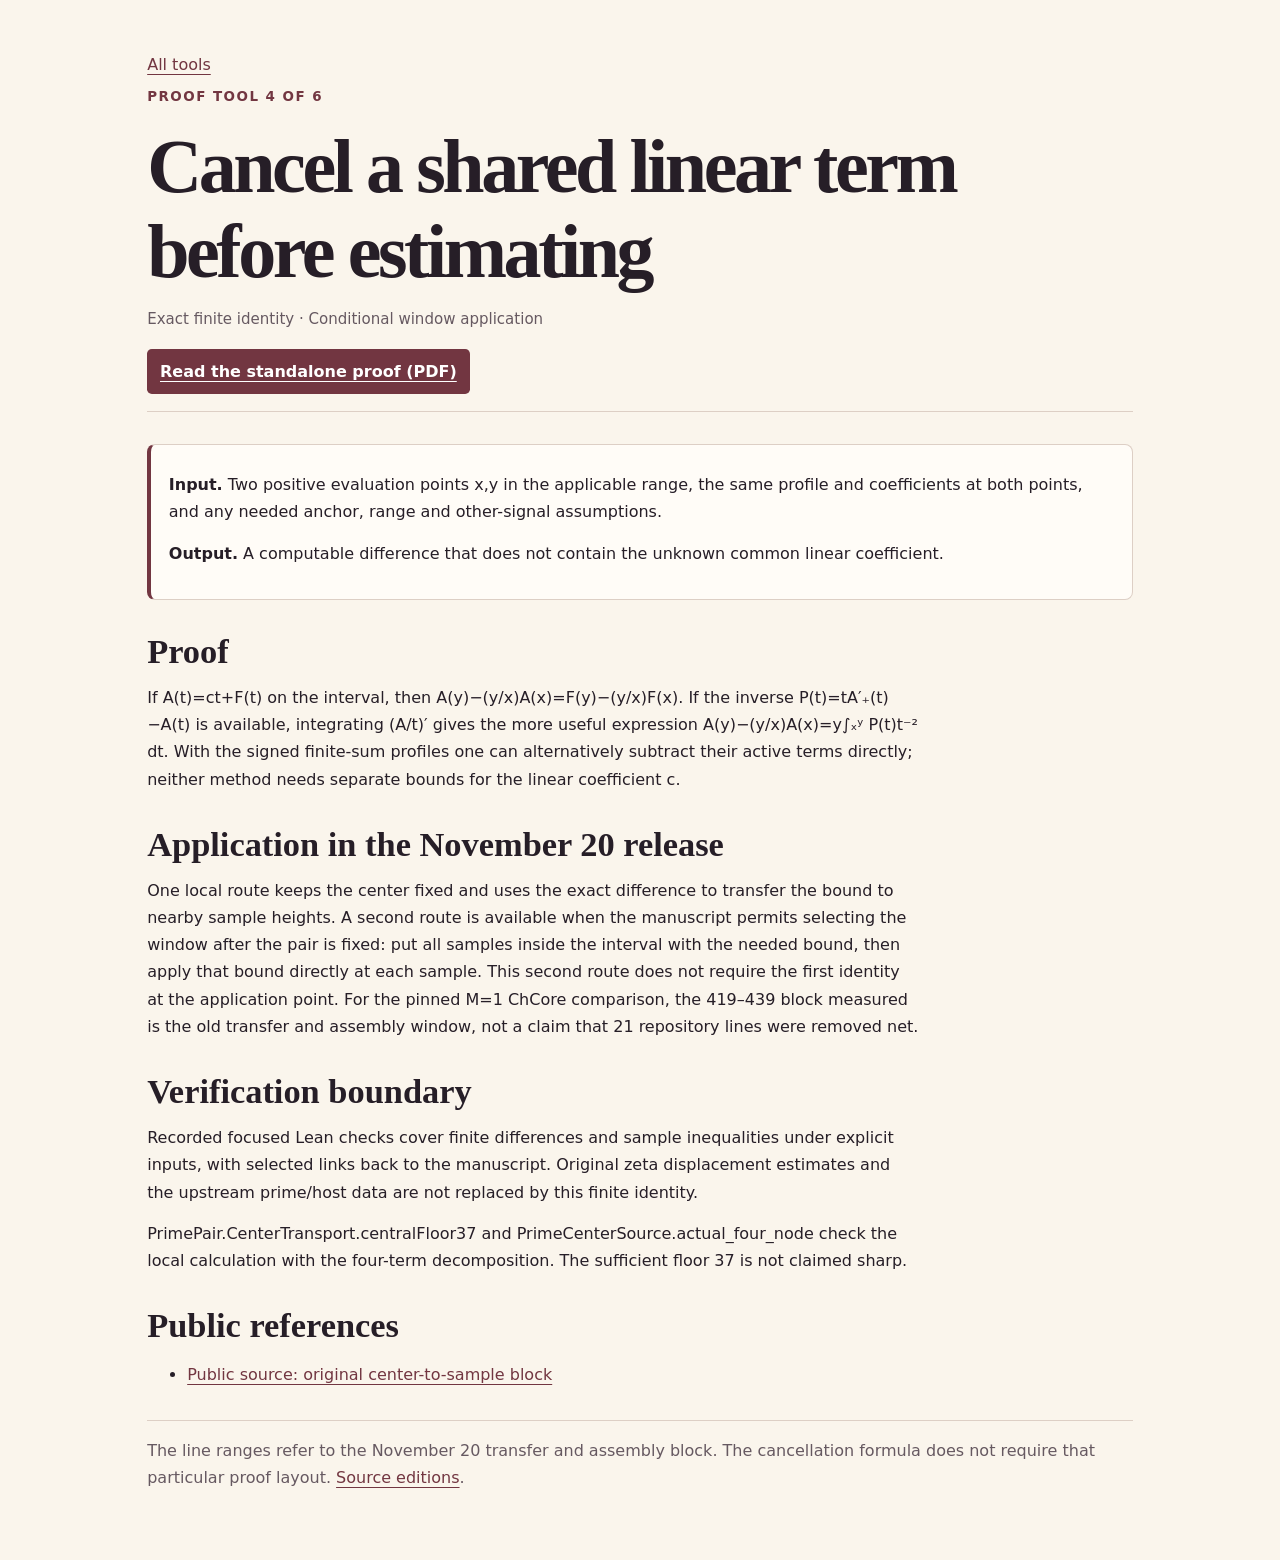
<file: two-point-difference/index.html>
<!doctype html><html lang="en"><head><meta charset="utf-8"><meta name="viewport" content="width=device-width, initial-scale=1"><title>Cancel a shared linear term before estimating</title><link rel="stylesheet" href="../style.css"></head><body><main class="wrap"><header><nav aria-label="Breadcrumb"><a href="../">All tools</a></nav><p class="eyebrow">Proof tool 4 of 6</p><h1>Cancel a shared linear term before estimating</h1><p class="scope">Exact finite identity · Conditional window application</p><p class="cta"><a class="button" href="../files/two-point-difference.pdf">Read the standalone proof (PDF)</a></p></header><section class="panel" aria-label="Input and output"><p><strong>Input.</strong> Two positive evaluation points x,y in the applicable range, the same profile and coefficients at both points, and any needed anchor, range and other-signal assumptions.</p><p><strong>Output.</strong> A computable difference that does not contain the unknown common linear coefficient.</p></section><section class="sectiontext"><h2>Proof</h2><p>If A(t)=ct+F(t) on the interval, then A(y)−(y/x)A(x)=F(y)−(y/x)F(x). If the inverse P(t)=tA′₊(t)−A(t) is available, integrating (A/t)′ gives the more useful expression A(y)−(y/x)A(x)=y∫ₓʸ P(t)t⁻² dt. With the signed finite-sum profiles one can alternatively subtract their active terms directly; neither method needs separate bounds for the linear coefficient c.</p></section><section class="sectiontext"><h2>Application in the November 20 release</h2><p>One local route keeps the center fixed and uses the exact difference to transfer the bound to nearby sample heights. A second route is available when the manuscript permits selecting the window after the pair is fixed: put all samples inside the interval with the needed bound, then apply that bound directly at each sample. This second route does not require the first identity at the application point. For the pinned M=1 ChCore comparison, the 419–439 block measured is the old transfer and assembly window, not a claim that 21 repository lines were removed net.</p></section><section class="sectiontext"><h2>Verification boundary</h2><p>Recorded focused Lean checks cover finite differences and sample inequalities under explicit inputs, with selected links back to the manuscript. Original zeta displacement estimates and the upstream prime/host data are not replaced by this finite identity.</p><p>PrimePair.CenterTransport.centralFloor37 and PrimeCenterSource.actual_four_node check the local calculation with the four-term decomposition. The sufficient floor 37 is not claimed sharp.</p></section><section class="source-list"><h2>Public references</h2><ul><li><a href="https://github.com/leanprover-community/riemann-hypothesis/blob/40e56bab026552e089d7afcfeff08d2defb9c005/src/Development/AutomorphicArithmetic/DedekindLFunctions/LandauTheorems/ChCore.lean#L419-L439">Public source: original center-to-sample block</a></li></ul></section><footer>The line ranges refer to the November 20 transfer and assembly block. The cancellation formula does not require that particular proof layout. <a href="../#source-editions">Source editions</a>.</footer></main></body></html>
</file>
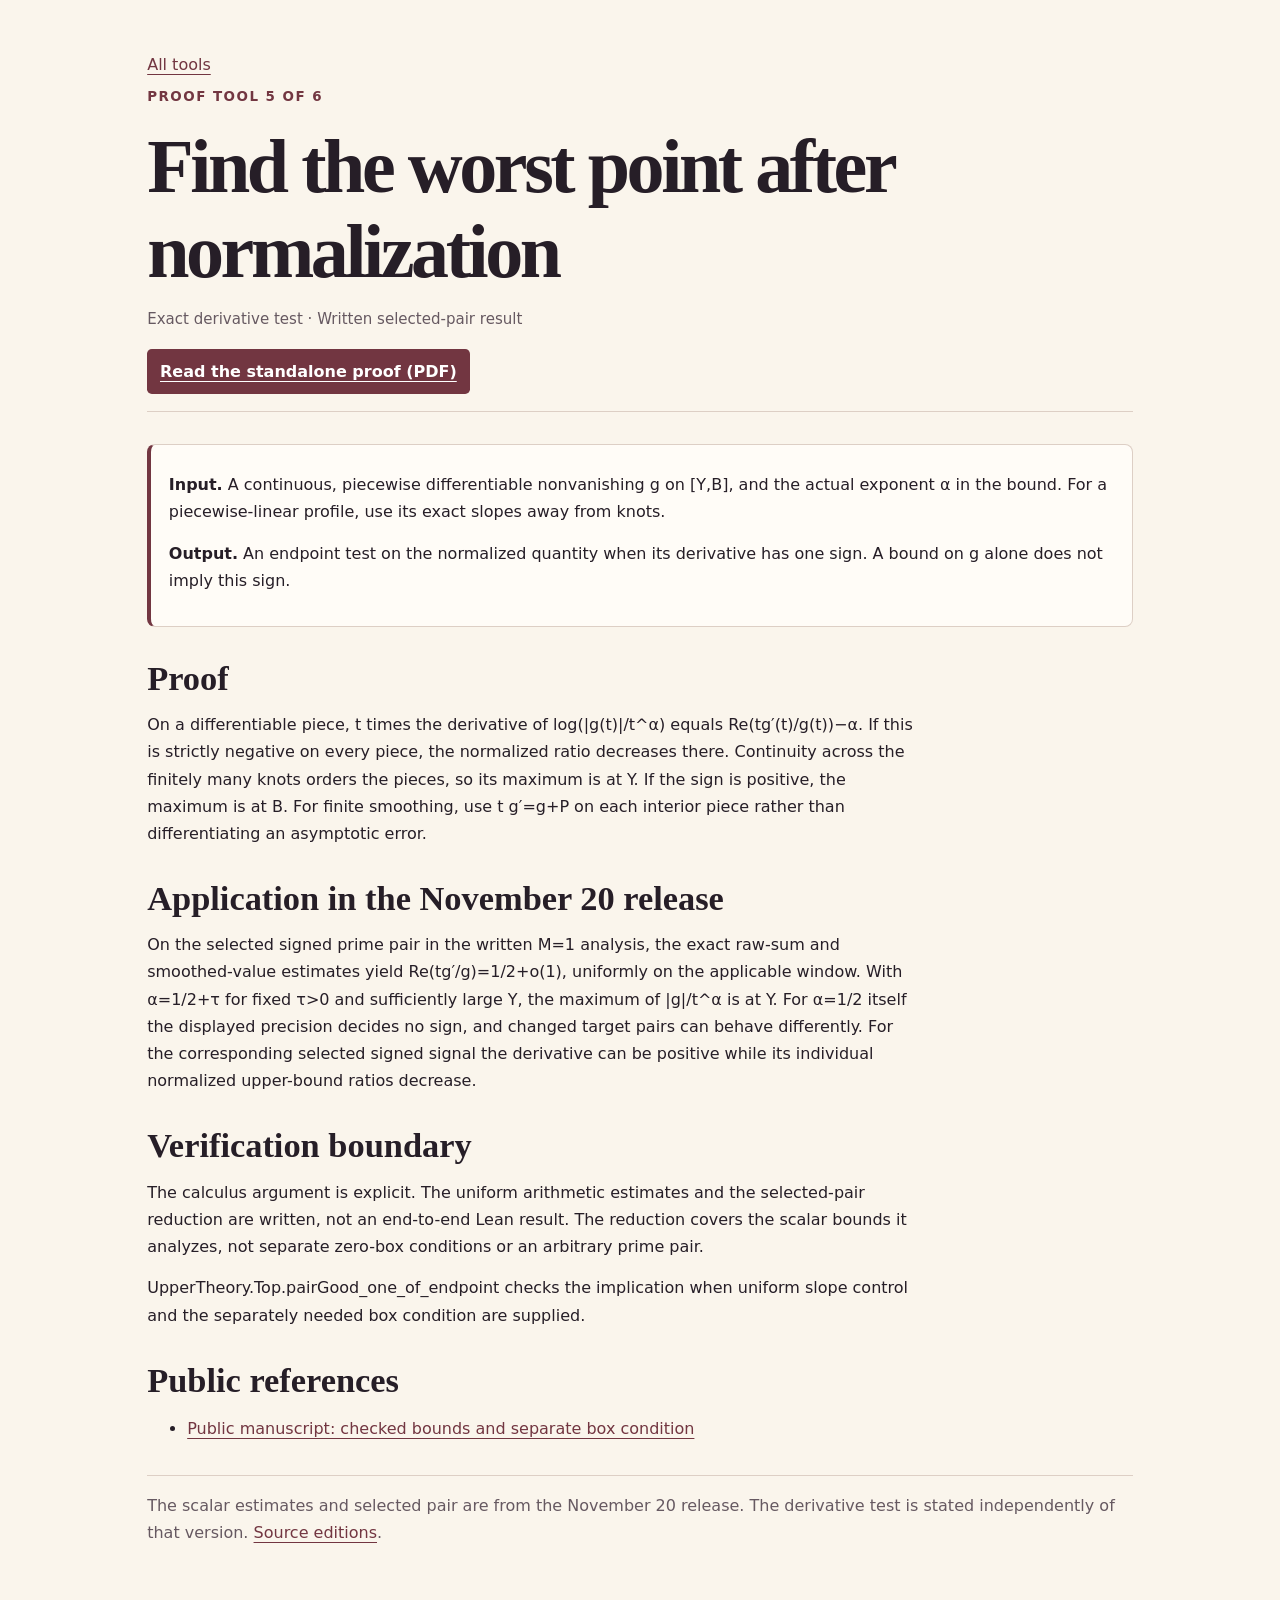
<file: worst-point-monotonicity/index.html>
<!doctype html><html lang="en"><head><meta charset="utf-8"><meta name="viewport" content="width=device-width, initial-scale=1"><title>Find the worst point after normalization</title><link rel="stylesheet" href="../style.css"></head><body><main class="wrap"><header><nav aria-label="Breadcrumb"><a href="../">All tools</a></nav><p class="eyebrow">Proof tool 5 of 6</p><h1>Find the worst point after normalization</h1><p class="scope">Exact derivative test · Written selected-pair result</p><p class="cta"><a class="button" href="../files/worst-point-monotonicity.pdf">Read the standalone proof (PDF)</a></p></header><section class="panel" aria-label="Input and output"><p><strong>Input.</strong> A continuous, piecewise differentiable nonvanishing g on [Y,B], and the actual exponent α in the bound. For a piecewise-linear profile, use its exact slopes away from knots.</p><p><strong>Output.</strong> An endpoint test on the normalized quantity when its derivative has one sign. A bound on g alone does not imply this sign.</p></section><section class="sectiontext"><h2>Proof</h2><p>On a differentiable piece, t times the derivative of log(|g(t)|/t^α) equals Re(tg′(t)/g(t))−α. If this is strictly negative on every piece, the normalized ratio decreases there. Continuity across the finitely many knots orders the pieces, so its maximum is at Y. If the sign is positive, the maximum is at B. For finite smoothing, use t g′=g+P on each interior piece rather than differentiating an asymptotic error.</p></section><section class="sectiontext"><h2>Application in the November 20 release</h2><p>On the selected signed prime pair in the written M=1 analysis, the exact raw-sum and smoothed-value estimates yield Re(tg′/g)=1/2+o(1), uniformly on the applicable window. With α=1/2+τ for fixed τ&gt;0 and sufficiently large Y, the maximum of |g|/t^α is at Y. For α=1/2 itself the displayed precision decides no sign, and changed target pairs can behave differently. For the corresponding selected signed signal the derivative can be positive while its individual normalized upper-bound ratios decrease.</p></section><section class="sectiontext"><h2>Verification boundary</h2><p>The calculus argument is explicit. The uniform arithmetic estimates and the selected-pair reduction are written, not an end-to-end Lean result. The reduction covers the scalar bounds it analyzes, not separate zero-box conditions or an arbitrary prime pair.</p><p>UpperTheory.Top.pairGood_one_of_endpoint checks the implication when uniform slope control and the separately needed box condition are supplied.</p></section><section class="source-list"><h2>Public references</h2><ul><li><a href="https://github.com/leanprover-community/riemann-hypothesis/blob/40e56bab026552e089d7afcfeff08d2defb9c005/src/Development/AutomorphicArithmetic/CharacterBoxes/PairGood.lean#L18">Public manuscript: checked bounds and separate box condition</a></li></ul></section><footer>The scalar estimates and selected pair are from the November 20 release. The derivative test is stated independently of that version. <a href="../#source-editions">Source editions</a>.</footer></main></body></html>
</file>
<file: style.css>
@charset 'utf-8';
:root{color-scheme:light;--ink:#261e27;--muted:#665961;--paper:#faf5ec;--card:#fffcf7;--rule:#ddcfc5;--accent:#723641;--soft:#f0e1dd}
*{box-sizing:border-box}body{margin:0;background:var(--paper);color:var(--ink);font:1rem/1.7 system-ui,sans-serif}.wrap{width:min(68rem,100%);margin:auto;padding:clamp(1.1rem,4vw,4rem)}a{color:var(--accent);text-underline-offset:.25em}a:focus-visible{outline:2px solid var(--accent);outline-offset:4px}header,footer{border-block-end:1px solid var(--rule);padding-block-end:1.1rem}footer{border-block-end:0;border-block-start:1px solid var(--rule);padding-block-start:1rem;color:var(--muted)}header p{max-width:68ch}.eyebrow{color:var(--accent);font-weight:750;letter-spacing:.11em;text-transform:uppercase;font-size:.84rem}h1,h2,h3{font-family:Georgia,serif;line-height:1.12}h1{font-size:clamp(2.3rem,6vw,4.75rem);letter-spacing:-.045em;max-width:22ch;margin:.4rem 0 .85rem}h2{font-size:clamp(1.55rem,3.5vw,2.15rem);margin:.4rem 0 .85rem}h3{margin:.1rem 0 .55rem;font-size:1.42rem}section{margin:2rem 0}.grid{display:grid;grid-template-columns:repeat(auto-fit,minmax(min(100%,17rem),1fr));gap:.75rem}.card,.panel{padding:1.1rem;background:var(--card);border:1px solid var(--rule);border-radius:.5rem}.panel{border-left:.25rem solid var(--accent)}.scope{color:var(--muted);font-size:.94rem}.flow{list-style:none;padding:0;display:grid;gap:.5rem}.flow li{background:var(--soft);border-radius:.35rem;padding:.65rem;max-width:45rem}.button{display:inline-block;background:var(--accent);padding:.55rem .8rem;color:#fff;font-weight:700;border-radius:.3rem}.source-list{overflow-wrap:anywhere}p{margin:.5rem 0 .9rem}.sectiontext{max-width:76ch;overflow-wrap:anywhere}.cta{margin:1rem 0 0}nav a{margin-right:1rem}.number{color:var(--accent);font-weight:800}
</file>
